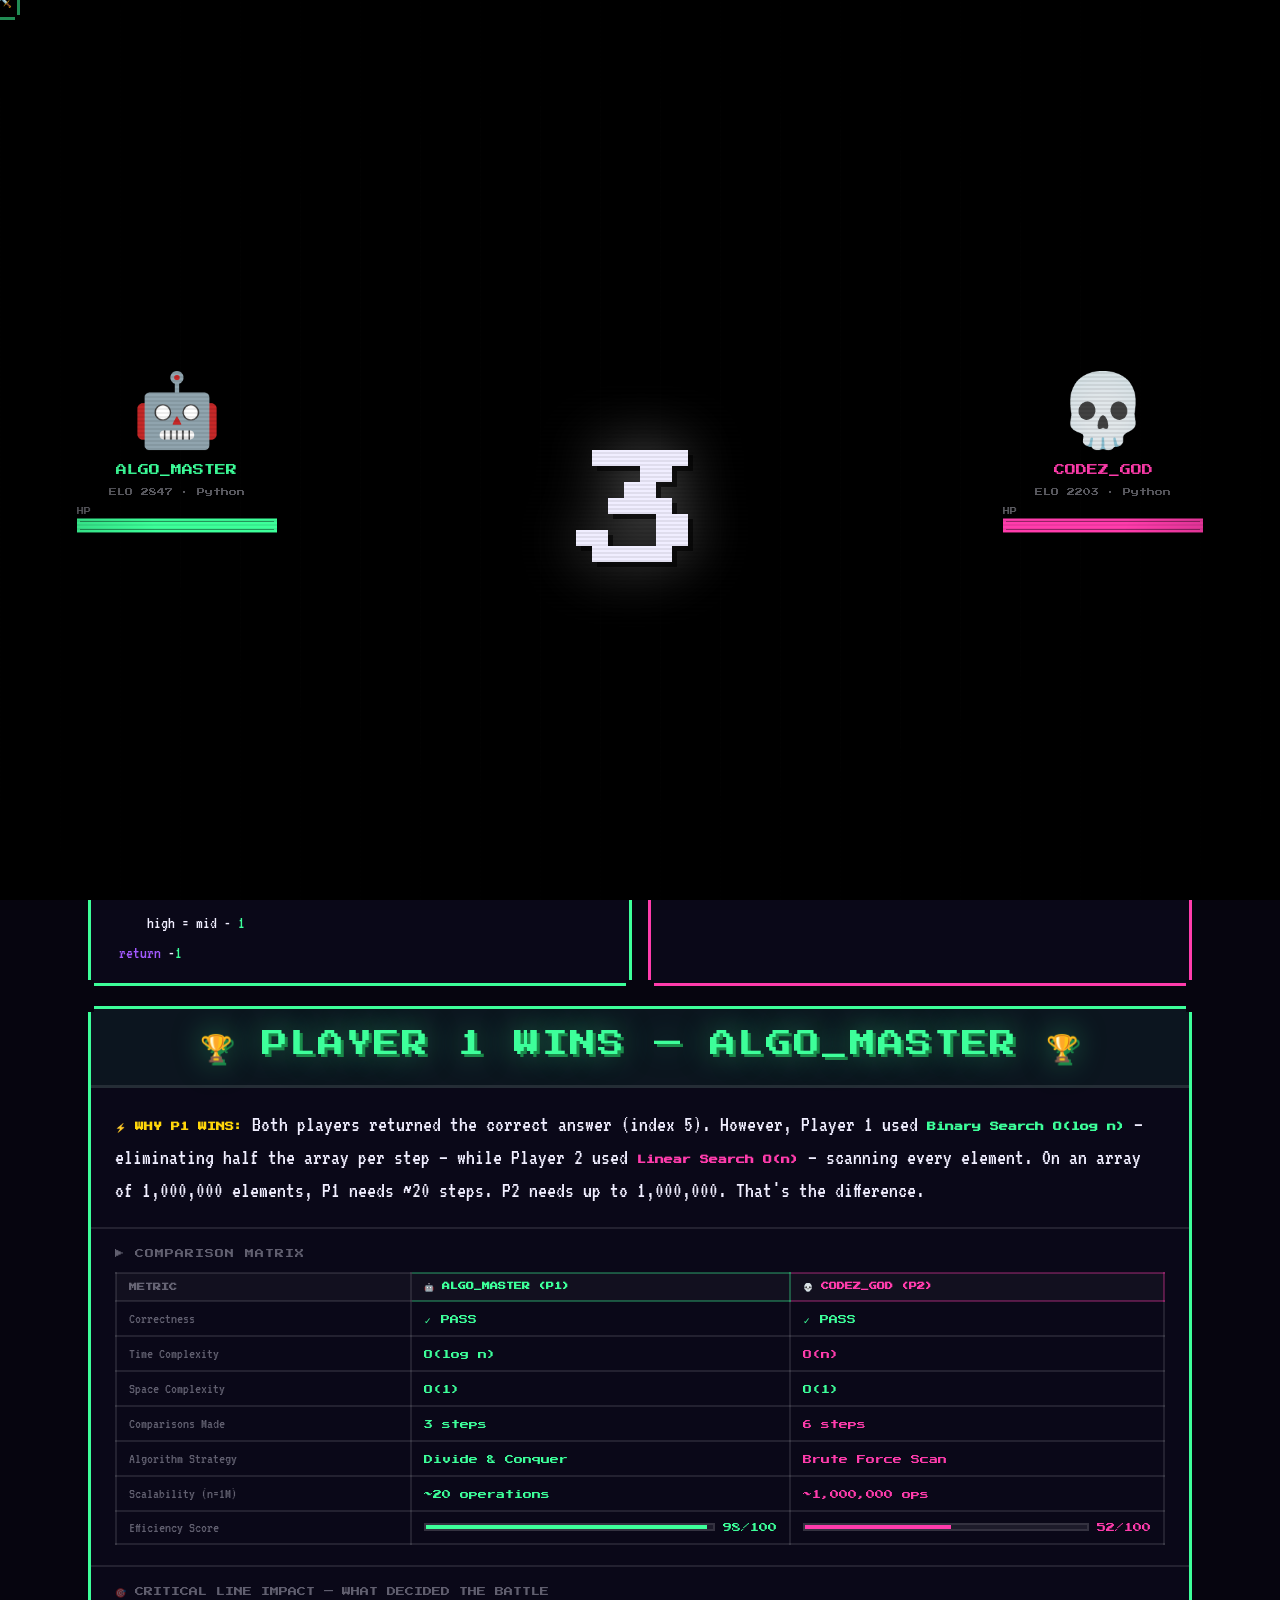
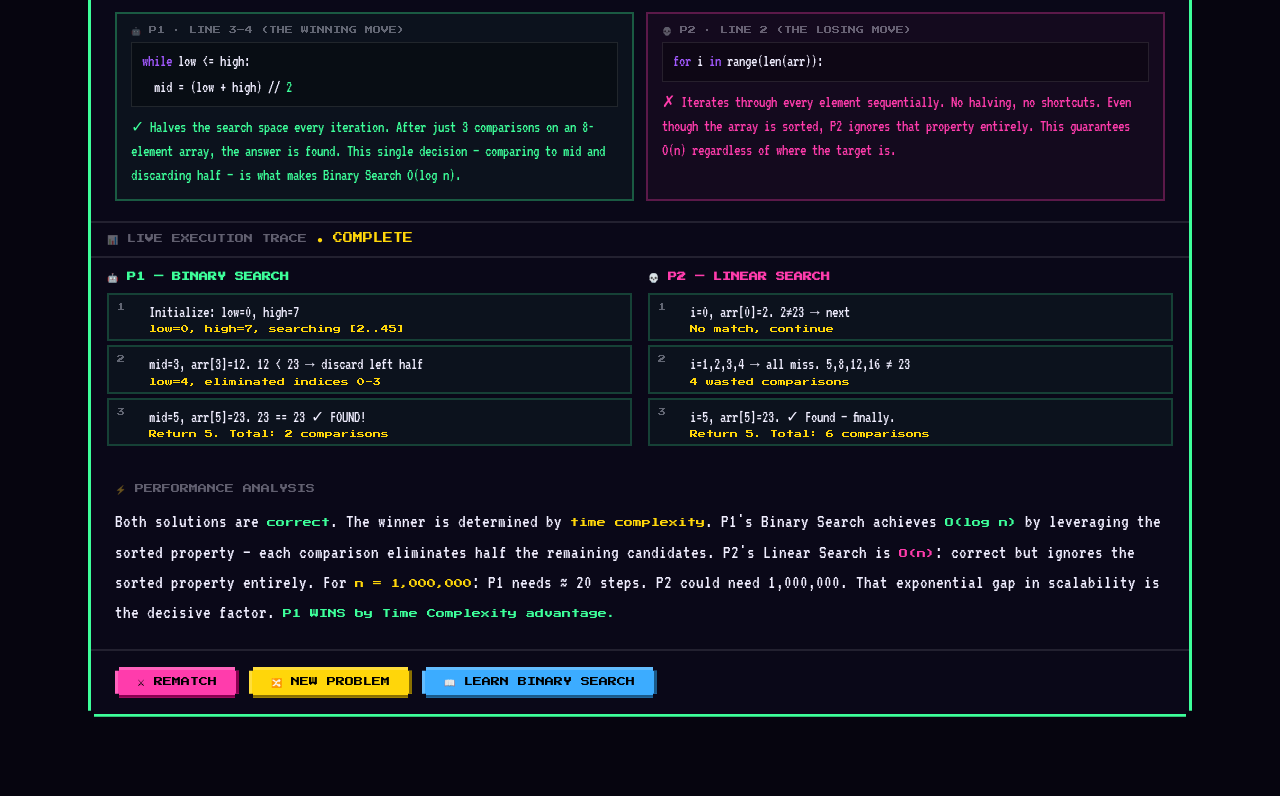
<file: pages/battle.html>
<!DOCTYPE html>
<html lang="en">
<head>
<meta charset="UTF-8"/>
<meta name="viewport" content="width=device-width,initial-scale=1.0"/>
<title>⚔ Battle Arena — VisualDSA</title>
<link href="https://fonts.googleapis.com/css2?family=Press+Start+2P&family=VT323&display=swap" rel="stylesheet"/>
<link rel="stylesheet" href="../css/base.css"/>
<link rel="stylesheet" href="../css/battle.css"/>
</head>
<body>
<canvas id="bgC"></canvas>
<div class="cur" id="cur">⚔️</div>
<div class="cur-r" id="curR"></div>

<!-- NAV -->
<nav id="nav">
  <a class="nav-logo" href="../index.html">▶ VisualDSA</a>
  <ul class="nav-links">
    <li><a href="../index.html">[HOME]</a></li>
    <li><a href="battle.html" class="active battle-link">[⚔ BATTLE]</a></li>
    <li><a href="learn.html" class="learn-link">[📖 LEARN]</a></li>
    <li><a href="#" class="rank-link">[RANKS]</a></li>
<li><a href="pages/guild.html" class="guild-link">[🛡️ GUILD]</a></li>  </ul>
  <div class="nav-cta">
    <button class="px-btn px-btn-o">LOGIN</button>
    <a href="battle.html" class="px-btn px-btn-r">⚔ FIND MATCH</a>
  </div>
</nav>

<!-- ═══════════════════════════════════════════
     CINEMATIC INTRO OVERLAY
═══════════════════════════════════════════ -->
<div id="battle-intro">
  <div class="bi-bg-lines"></div>
  <div class="bi-sparks" id="biSparks"></div>

  <!-- Player 1 -->
  <div class="bi-p1" id="bip1">
    <div class="bi-avatar">🤖</div>
    <div class="bi-name" style="color:var(--green);">ALGO_MASTER</div>
    <div class="bi-sub">ELO 2847 · Python</div>
    <div class="bi-hp-wrap">
      <div class="bi-hp-label">HP</div>
      <div class="bi-hp-out bi-hp-out-g"><div class="bi-hp-in bi-hp-in-g" style="width:100%;"></div></div>
    </div>
  </div>

  <!-- Center countdown -->
  <div class="bi-center" id="biCenter">
    <div class="bi-vs">VS</div>
  </div>

  <!-- Player 2 -->
  <div class="bi-p2" id="bip2">
    <div class="bi-avatar">💀</div>
    <div class="bi-name" style="color:var(--pink);">CODEZ_GOD</div>
    <div class="bi-sub">ELO 2203 · Python</div>
    <div class="bi-hp-wrap">
      <div class="bi-hp-label">HP</div>
      <div class="bi-hp-out bi-hp-out-r"><div class="bi-hp-in bi-hp-in-r" style="width:100%;"></div></div>
    </div>
  </div>
</div>

<!-- ═══════════════════════════════════════════
     BATTLE ARENA
═══════════════════════════════════════════ -->
<div class="page-wrap">

  <!-- PAGE HEADER -->
  <div class="page-header">
    <div class="page-header-left">
      <div class="chip chip-r">⚔ BATTLE MODE</div>
      <h1>1V1 CODING ARENA</h1>
      <p>Two players. Same problem. Same time. Your algorithm either wins or goes home. Ranked. Auto-judged. No excuses.</p>
    </div>
    <div class="page-header-right">
      <button class="px-btn px-btn-y" onclick="replayBattle()">⚔ REMATCH</button>
      <button class="px-btn px-btn-o">🔀 NEW PROBLEM</button>
      <a href="learn.html" class="px-btn px-btn-b">📖 LEARN THIS ALGO</a>
    </div>
  </div>

  <!-- HP BARS + TIMER -->
  <div class="battle-hbar">
    <div class="bhb-player">
      <div class="bhb-name p1">🤖 ALGO_MASTER</div>
      <div class="hp-out hp-out-g"><div class="hp-in hp-g" id="hp1" style="width:100%;"></div></div>
      <div class="bhb-meta">ELO: 2,847 · Python · Binary Search specialist</div>
    </div>
    <div class="battle-center-hud">
      <div class="b-timer">⏱ <span id="bTimer">10:00</span></div>
      <div class="b-round">ROUND 1 OF 3</div>
      <div class="b-status" id="bStatus">FIGHT!</div>
    </div>
    <div class="bhb-player" style="text-align:right;">
      <div class="bhb-name p2">CODEZ_GOD 💀</div>
      <div class="hp-out hp-out-r"><div class="hp-in hp-r" id="hp2" style="width:100%;"></div></div>
      <div class="bhb-meta" style="text-align:right;">ELO: 2,203 · Python · Array specialist</div>
    </div>
  </div>

  <!-- PROBLEM PANEL -->
  <div class="prob-panel">
    <div class="prob-top">
      <div class="prob-title">⚔ PROBLEM #047 — BINARY SEARCH</div>
      <div class="prob-tags">
        <span class="ptag pt-g">ARRAY</span>
        <span class="ptag pt-y">MEDIUM</span>
        <span class="ptag pt-b">10 MIN</span>
        <span class="ptag" style="color:var(--purple);border-color:var(--purple);background:rgba(162,89,255,.07);">O(LOG N) REQUIRED</span>
      </div>
    </div>
    <div class="prob-body">Given a sorted array of integers and a target value, implement Binary Search to find and return the index of the target. Return -1 if the target does not exist in the array. <strong style="color:var(--yellow);font-family:'Press Start 2P',monospace;font-size:9px;">Must achieve O(log n) time complexity.</strong></div>
    <div class="prob-io">
      <strong>INPUT:</strong> arr = [2, 5, 8, 12, 16, 23, 38, 45], target = 23<br/>
      <strong>OUTPUT:</strong> 5 &nbsp;|&nbsp; <strong>EXPECTED COMPLEXITY:</strong> O(log n) time, O(1) space
    </div>
  </div>

  <!-- CODE PANELS -->
  <div class="battle-panels">
    <div class="bp bp-1">
      <div class="bp-head">
        <div class="bp-title">🤖 ALGO_MASTER — PLAYER 1</div>
        <div class="bp-status st-done">✓ ACCEPTED</div>
      </div>
      <div class="code-area"><pre><span class="kw">def</span> <span class="fn2">binary_search</span>(arr, target):
  low, high = <span class="nm">0</span>, len(arr) - <span class="nm">1</span>
  <span class="kw">while</span> low &lt;= high:
    mid = (low + high) // <span class="nm">2</span>
    <span class="kw">if</span> arr[mid] == target:
      <span class="kw">return</span> mid
    <span class="kw">elif</span> arr[mid] &lt; target:
      low = mid + <span class="nm">1</span>
    <span class="kw">else</span>:
      high = mid - <span class="nm">1</span>
  <span class="kw">return</span> -<span class="nm">1</span></pre></div>
    </div>
    <div class="bp bp-2">
      <div class="bp-head">
        <div class="bp-title">💀 CODEZ_GOD — PLAYER 2</div>
        <div class="bp-status st-done">✓ ACCEPTED</div>
      </div>
      <div class="code-area"><pre><span class="kw">def</span> <span class="fn2">find_target</span>(arr, target):
  <span class="kw">for</span> i <span class="kw">in</span> range(len(arr)):
    <span class="kw">if</span> arr[i] == target:
      <span class="kw">return</span> i
  <span class="kw">return</span> -<span class="nm">1</span>

<span class="cm"># Linear scan approach</span>
<span class="cm"># Correct, but not O(log n)</span></pre></div>
    </div>
  </div>

  <!-- ═══ WINNER SUMMARY (new) ═══ -->
  <div class="winner-summary show" id="winnerSummary">
    <div class="ws-banner p1-wins">🏆 PLAYER 1 WINS — ALGO_MASTER 🏆</div>

    <div class="ws-headline">
      <strong>⚡ WHY P1 WINS:</strong> Both players returned the correct answer (index 5).
      However, Player 1 used <strong style="color:var(--green);font-family:'Press Start 2P',monospace;font-size:9px;">Binary Search O(log n)</strong> — eliminating half the array per step —
      while Player 2 used <strong style="color:var(--pink);font-family:'Press Start 2P',monospace;font-size:9px;">Linear Search O(n)</strong> — scanning every element.
      On an array of 1,000,000 elements, P1 needs ~20 steps. P2 needs up to 1,000,000. That's the difference.
    </div>

    <!-- ═══ COMPARISON MATRIX (new) ═══ -->
    <div class="comparison-matrix">
      <div class="cm-title">▶ COMPARISON MATRIX</div>
      <table class="cm-table">
        <thead>
          <tr>
            <th>METRIC</th>
            <th>🤖 ALGO_MASTER (P1)</th>
            <th>💀 CODEZ_GOD (P2)</th>
          </tr>
        </thead>
        <tbody>
          <tr>
            <td>Correctness</td>
            <td><span class="val-win">✓ PASS</span></td>
            <td><span class="val-win">✓ PASS</span></td>
          </tr>
          <tr>
            <td>Time Complexity</td>
            <td><span class="val-win">O(log n)</span></td>
            <td><span class="val-lose">O(n)</span></td>
          </tr>
          <tr>
            <td>Space Complexity</td>
            <td><span class="val-win">O(1)</span></td>
            <td><span class="val-win">O(1)</span></td>
          </tr>
          <tr>
            <td>Comparisons Made</td>
            <td><span class="val-win">3 steps</span></td>
            <td><span class="val-lose">6 steps</span></td>
          </tr>
          <tr>
            <td>Algorithm Strategy</td>
            <td><span class="val-win">Divide & Conquer</span></td>
            <td><span class="val-lose">Brute Force Scan</span></td>
          </tr>
          <tr>
            <td>Scalability (n=1M)</td>
            <td><span class="val-win">~20 operations</span></td>
            <td><span class="val-lose">~1,000,000 ops</span></td>
          </tr>
          <tr>
            <td>Efficiency Score</td>
            <td>
              <div class="eff-bar-wrap">
                <div class="eff-bar"><div class="eff-fill ef-g" style="width:98%;"></div></div>
                <span class="val-win">98/100</span>
              </div>
            </td>
            <td>
              <div class="eff-bar-wrap">
                <div class="eff-bar"><div class="eff-fill ef-r" style="width:52%;"></div></div>
                <span class="val-lose">52/100</span>
              </div>
            </td>
          </tr>
        </tbody>
      </table>
    </div>

    <!-- ═══ CRITICAL LINE IMPACT (new) ═══ -->
    <div class="critical-lines">
      <div class="cl-title">🎯 CRITICAL LINE IMPACT — WHAT DECIDED THE BATTLE</div>
      <div class="cl-grid">
        <div class="cl-item cl-item-g">
          <div class="cl-line-num">🤖 P1 · LINE 3–4 (THE WINNING MOVE)</div>
          <div class="cl-code-snip"><span class="kw">while</span> low &lt;= high:<br/>&nbsp;&nbsp;mid = (low + high) // <span class="nm">2</span></div>
          <div class="cl-impact cl-impact-g">✓ Halves the search space every iteration. After just 3 comparisons on an 8-element array, the answer is found. This single decision — comparing to mid and discarding half — is what makes Binary Search O(log n).</div>
        </div>
        <div class="cl-item cl-item-r">
          <div class="cl-line-num">💀 P2 · LINE 2 (THE LOSING MOVE)</div>
          <div class="cl-code-snip"><span class="kw">for</span> i <span class="kw">in</span> range(len(arr)):</div>
          <div class="cl-impact cl-impact-r">✗ Iterates through every element sequentially. No halving, no shortcuts. Even though the array is sorted, P2 ignores that property entirely. This guarantees O(n) regardless of where the target is.</div>
        </div>
      </div>
    </div>

    <!-- EXECUTION TRACE -->
    <div class="trace-panel" style="margin:0;border:none;clip-path:none;">
      <div class="trace-head">📊 LIVE EXECUTION TRACE <span class="trace-live">● COMPLETE</span></div>
      <div class="trace-body">
        <div class="trace-col tc-g">
          <h4>🤖 P1 — BINARY SEARCH</h4>
          <div class="trace-step done"><span class="ts-num">1</span><div><div class="ts-txt">Initialize: low=0, high=7</div><div class="ts-var">low=0, high=7, searching [2..45]</div></div></div>
          <div class="trace-step done"><span class="ts-num">2</span><div><div class="ts-txt">mid=3, arr[3]=12. 12 &lt; 23 → discard left half</div><div class="ts-var">low=4, eliminated indices 0-3</div></div></div>
          <div class="trace-step done"><span class="ts-num">3</span><div><div class="ts-txt">mid=5, arr[5]=23. 23 == 23 ✓ FOUND!</div><div class="ts-var">Return 5. Total: 2 comparisons</div></div></div>
        </div>
        <div class="trace-col tc-r">
          <h4>💀 P2 — LINEAR SEARCH</h4>
          <div class="trace-step done"><span class="ts-num">1</span><div><div class="ts-txt">i=0, arr[0]=2. 2≠23 → next</div><div class="ts-var">No match, continue</div></div></div>
          <div class="trace-step done"><span class="ts-num">2</span><div><div class="ts-txt">i=1,2,3,4 → all miss. 5,8,12,16 ≠ 23</div><div class="ts-var">4 wasted comparisons</div></div></div>
          <div class="trace-step done"><span class="ts-num">3</span><div><div class="ts-txt">i=5, arr[5]=23. ✓ Found — finally.</div><div class="ts-var">Return 5. Total: 6 comparisons</div></div></div>
        </div>
      </div>

      <!-- PERFORMANCE ANALYSIS -->
      <div class="perf-analysis">
        <div class="pa-title">⚡ PERFORMANCE ANALYSIS</div>
        <div class="pa-text">
          Both solutions are <span class="highlight-g">correct</span>. The winner is determined by
          <span class="highlight-y">time complexity</span>. P1's Binary Search achieves
          <span class="highlight-g">O(log n)</span> by leveraging the sorted property —
          each comparison eliminates half the remaining candidates.
          P2's Linear Search is <span class="highlight-r">O(n)</span>: correct but ignores
          the sorted property entirely. For <span class="highlight-y">n = 1,000,000</span>:
          P1 needs ≈ 20 steps. P2 could need 1,000,000.
          That exponential gap in scalability is the decisive factor.
          <span class="highlight-g">P1 WINS by Time Complexity advantage.</span>
        </div>
      </div>
    </div>

    <div class="result-actions">
      <button class="px-btn px-btn-r" onclick="replayBattle()">⚔ REMATCH</button>
      <button class="px-btn px-btn-y">🔀 NEW PROBLEM</button>
      <a href="learn.html" class="px-btn px-btn-b">📖 LEARN BINARY SEARCH</a>
    </div>
  </div>

  <div id="authModal" class="auth-modal-overlay hidden">
  <div class="auth-modal">
    <button class="close-btn" id="closeAuth">X</button>
    <h2 style="color:var(--green);margin-bottom:16px;font-family:'Press Start 2P',monospace;font-size:12px;">▶ TERMINAL ACCESS</h2>
    <div class="auth-tabs">
      <button class="auth-tab active" id="tabLogin">LOGIN</button>
      <button class="auth-tab" id="tabRegister">SIGNUP</button>
    </div>
    <div class="auth-form">
      <input type="text" id="authUsername" class="auth-input" placeholder="USERNAME" autocomplete="off" />
      <input type="password" id="authPassword" class="auth-input" placeholder="PASSWORD" />
      <button class="px-btn px-btn-g" id="authSubmit" style="width:100%;justify-content:center;margin-top:10px;">INITIALIZE ▶</button>
    </div>
  </div>
</div>

</div><!-- /page-wrap -->

<script src="../js/base.js"></script>
<script src="../js/battle.js"></script>
</body>
</html>
</file>
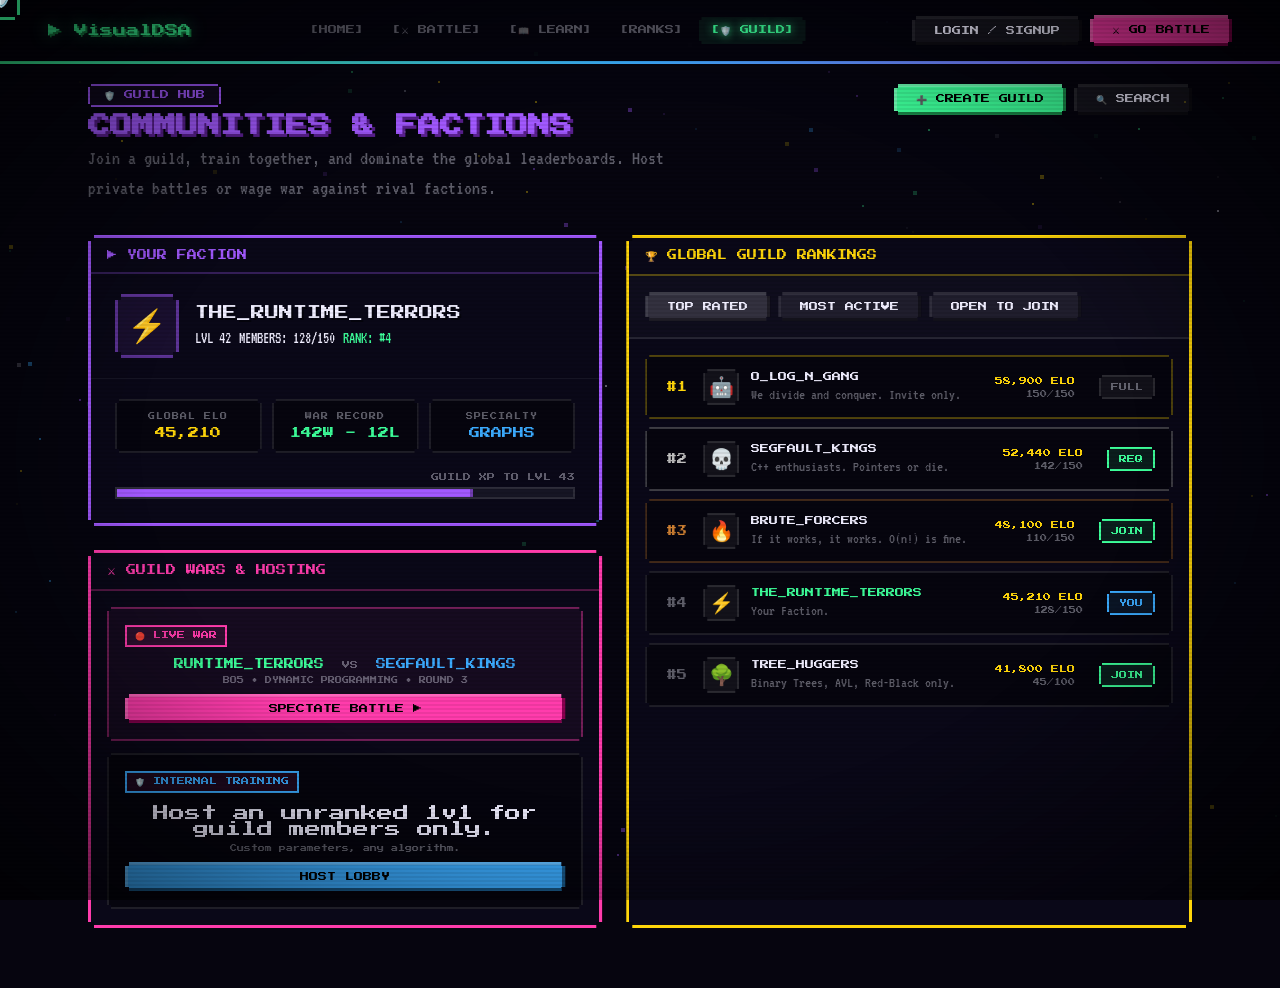
<file: pages/guild.html>
<!DOCTYPE html>
<html lang="en">
<head>
<meta charset="UTF-8"/>
<meta name="viewport" content="width=device-width,initial-scale=1.0"/>
<title>🛡️ Guilds — VisualDSA</title>
<link href="https://fonts.googleapis.com/css2?family=Press+Start+2P&family=VT323&display=swap" rel="stylesheet"/>
<link rel="stylesheet" href="../css/base.css"/>
<link rel="stylesheet" href="../css/guild.css"/>
</head>
<body>
<canvas id="bgC"></canvas>
<div class="cur" id="cur">🛡️</div>
<div class="cur-r" id="curR"></div>

<nav id="nav">
  <a class="nav-logo" href="../index.html">▶ VisualDSA</a>
  <ul class="nav-links">
    <li><a href="../index.html">[HOME]</a></li>
    <li><a href="battle.html" class="battle-link">[⚔ BATTLE]</a></li>
    <li><a href="learn.html" class="learn-link">[📖 LEARN]</a></li>
    <li><a href="#" class="rank-link">[RANKS]</a></li>
    <li><a href="guild.html" class="active guild-link">[🛡️ GUILD]</a></li>
  </ul>
  <div class="nav-cta">
    <button class="px-btn px-btn-o">LOGIN</button>
    <a href="battle.html" class="px-btn px-btn-r">⚔ GO BATTLE</a>
  </div>
</nav>

<div class="page-wrap">

  <div class="page-header">
    <div class="page-header-left">
      <div class="chip chip-p">🛡️ GUILD HUB</div>
      <h1 style="color:var(--purple);text-shadow:3px 3px 0 var(--pud);">COMMUNITIES & FACTIONS</h1>
      <p>Join a guild, train together, and dominate the global leaderboards. Host private battles or wage war against rival factions.</p>
    </div>
    <div class="page-header-right">
      <button class="px-btn px-btn-g">➕ CREATE GUILD</button>
      <button class="px-btn px-btn-o">🔍 SEARCH</button>
    </div>
  </div>

  <div class="guild-layout">
    
    <div class="g-col-left">
      
      <div class="g-panel g-my-guild">
        <div class="g-panel-head">▶ YOUR FACTION</div>
        <div class="mg-header">
          <div class="mg-icon">⚡</div>
          <div class="mg-info">
            <div class="mg-name">THE_RUNTIME_TERRORS</div>
            <div class="mg-tags">
              <span class="ptag pt-y">LVL 42</span>
              <span class="ptag pt-b">MEMBERS: 128/150</span>
              <span class="ptag" style="color:var(--green);border-color:var(--green);">RANK: #4</span>
            </div>
          </div>
        </div>
        <div class="mg-stats">
          <div class="mg-stat-box">
            <div class="ms-lbl">GLOBAL ELO</div>
            <div class="ms-val" style="color:var(--yellow);">45,210</div>
          </div>
          <div class="mg-stat-box">
            <div class="ms-lbl">WAR RECORD</div>
            <div class="ms-val" style="color:var(--green);">142W - 12L</div>
          </div>
          <div class="mg-stat-box">
            <div class="ms-lbl">SPECIALTY</div>
            <div class="ms-val" style="color:var(--blue);">GRAPHS</div>
          </div>
        </div>
        <div class="mg-xp-bar">
          <div class="xp-lbl">GUILD XP TO LVL 43</div>
          <div class="xp-out"><div class="xp-in" style="width:78%;"></div></div>
        </div>
      </div>

      <div class="g-panel g-wars">
        <div class="g-panel-head" style="color:var(--pink);border-bottom-color:rgba(255,60,172,.3);">⚔ GUILD WARS & HOSTING</div>
        <div class="gw-list">
          <div class="gw-item active-war">
            <div class="gw-badge blink">🔴 LIVE WAR</div>
            <div class="gw-matchup">
              <span class="gw-t1">RUNTIME_TERRORS</span> <span class="gw-vs">VS</span> <span class="gw-t2">SEGFAULT_KINGS</span>
            </div>
            <div class="gw-meta">BO5 • DYNAMIC PROGRAMMING • ROUND 3</div>
            <button class="px-btn px-btn-r" style="width:100%;justify-content:center;margin-top:10px;">SPECTATE BATTLE ▶</button>
          </div>
          <div class="gw-item">
            <div class="gw-badge" style="color:var(--blue);border-color:var(--blue);">🛡️ INTERNAL TRAINING</div>
            <div class="gw-matchup" style="color:var(--white);font-size:16px;">Host an unranked 1v1 for guild members only.</div>
            <div class="gw-meta">Custom parameters, any algorithm.</div>
            <button class="px-btn px-btn-b" style="width:100%;justify-content:center;margin-top:10px;">HOST LOBBY</button>
          </div>
        </div>
      </div>
    </div>

    <div class="g-col-right">
      <div class="g-panel g-directory">
        <div class="g-panel-head" style="color:var(--yellow);border-bottom-color:rgba(255,214,10,.3);">🏆 GLOBAL GUILD RANKINGS</div>
        
        <div class="dir-filters">
          <button class="px-btn px-btn-o active">TOP RATED</button>
          <button class="px-btn px-btn-o">MOST ACTIVE</button>
          <button class="px-btn px-btn-o">OPEN TO JOIN</button>
        </div>

        <div class="dir-list">
          <div class="dir-row gold">
            <div class="dr-rank" style="color:var(--yellow);">#1</div>
            <div class="dr-icon">🤖</div>
            <div class="dr-info">
              <div class="dr-name">O_LOG_N_GANG</div>
              <div class="dr-desc">We divide and conquer. Invite only.</div>
            </div>
            <div class="dr-stats">
              <div class="dr-elo">58,900 ELO</div>
              <div class="dr-mem">150/150</div>
            </div>
            <button class="dr-btn">FULL</button>
          </div>

          <div class="dir-row silver">
            <div class="dr-rank" style="color:#c0c0c0;">#2</div>
            <div class="dr-icon">💀</div>
            <div class="dr-info">
              <div class="dr-name">SEGFAULT_KINGS</div>
              <div class="dr-desc">C++ enthusiasts. Pointers or die.</div>
            </div>
            <div class="dr-stats">
              <div class="dr-elo">52,440 ELO</div>
              <div class="dr-mem">142/150</div>
            </div>
            <button class="dr-btn join">REQ</button>
          </div>

          <div class="dir-row bronze">
            <div class="dr-rank" style="color:#cd7f32;">#3</div>
            <div class="dr-icon">🔥</div>
            <div class="dr-info">
              <div class="dr-name">BRUTE_FORCERS</div>
              <div class="dr-desc">If it works, it works. O(n!) is fine.</div>
            </div>
            <div class="dr-stats">
              <div class="dr-elo">48,100 ELO</div>
              <div class="dr-mem">110/150</div>
            </div>
            <button class="dr-btn join">JOIN</button>
          </div>

          <div class="dir-row">
            <div class="dr-rank" style="color:var(--muted);">#4</div>
            <div class="dr-icon">⚡</div>
            <div class="dr-info">
              <div class="dr-name" style="color:var(--green);">THE_RUNTIME_TERRORS</div>
              <div class="dr-desc">Your Faction.</div>
            </div>
            <div class="dr-stats">
              <div class="dr-elo">45,210 ELO</div>
              <div class="dr-mem">128/150</div>
            </div>
            <button class="dr-btn own">YOU</button>
          </div>

          <div class="dir-row">
            <div class="dr-rank" style="color:var(--muted);">#5</div>
            <div class="dr-icon">🌳</div>
            <div class="dr-info">
              <div class="dr-name">TREE_HUGGERS</div>
              <div class="dr-desc">Binary Trees, AVL, Red-Black only.</div>
            </div>
            <div class="dr-stats">
              <div class="dr-elo">41,800 ELO</div>
              <div class="dr-mem">45/100</div>
            </div>
            <button class="dr-btn join">JOIN</button>
          </div>
        </div>

      </div>
    </div>

  </div>
</div>
<div id="authModal" class="auth-modal-overlay hidden">
  <div class="auth-modal">
    <button class="close-btn" id="closeAuth">X</button>
    <h2 style="color:var(--green);margin-bottom:16px;font-family:'Press Start 2P',monospace;font-size:12px;">▶ TERMINAL ACCESS</h2>
    <div class="auth-tabs">
      <button class="auth-tab active" id="tabLogin">LOGIN</button>
      <button class="auth-tab" id="tabRegister">SIGNUP</button>
    </div>
    <div class="auth-form">
      <input type="text" id="authUsername" class="auth-input" placeholder="USERNAME" autocomplete="off" />
      <input type="password" id="authPassword" class="auth-input" placeholder="PASSWORD" />
      <button class="px-btn px-btn-g" id="authSubmit" style="width:100%;justify-content:center;margin-top:10px;">INITIALIZE ▶</button>
    </div>
  </div>
</div>
<script src="../js/base.js"></script>
</body>
</html>
</file>
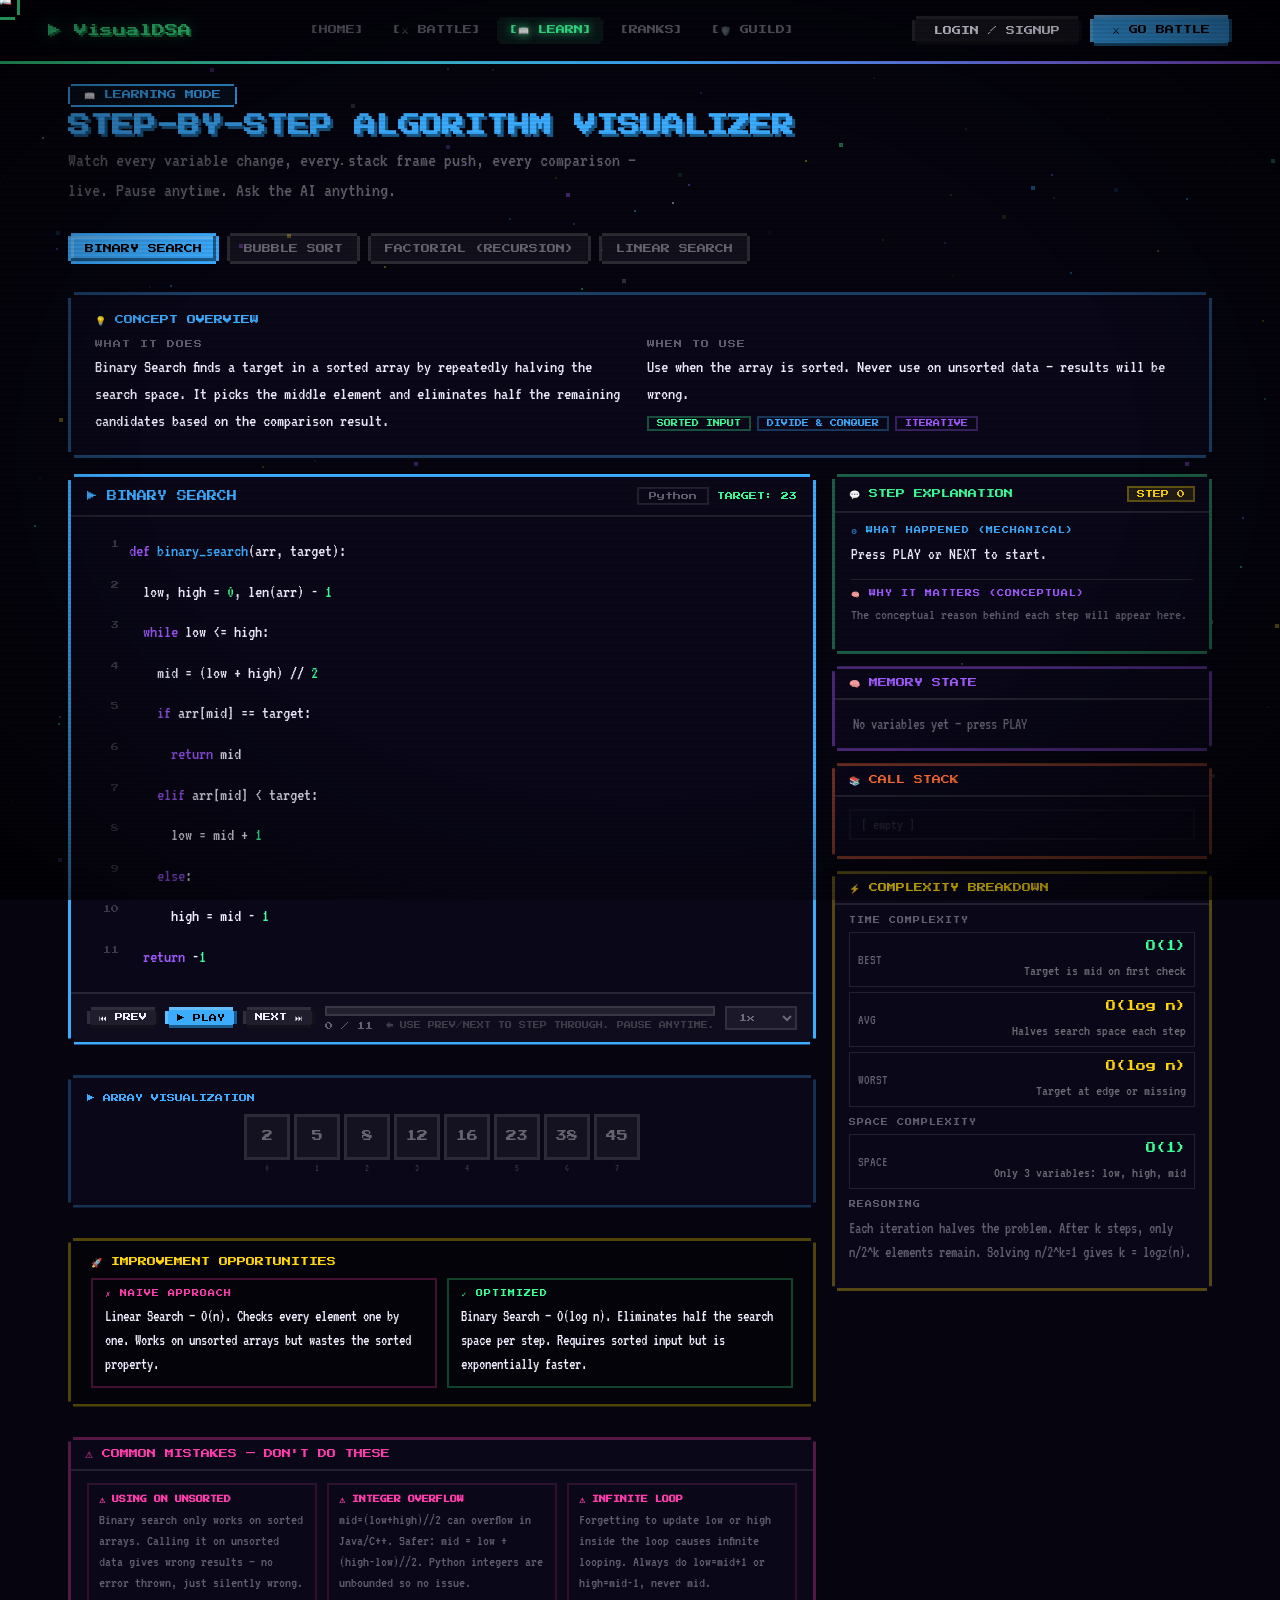
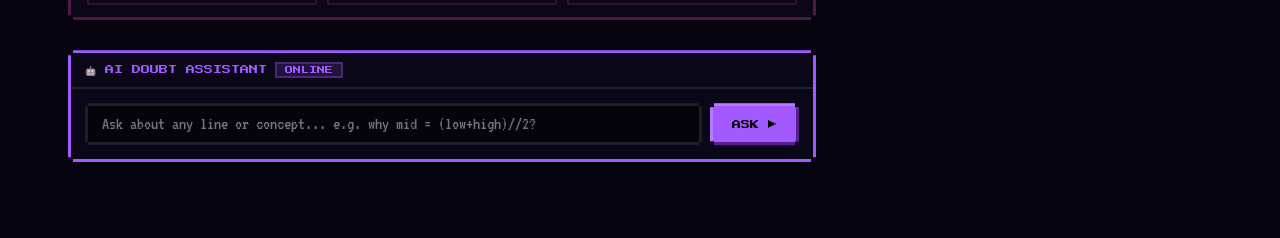
<file: pages/learn.html>
<!DOCTYPE html>
<html lang="en">
<head>
<meta charset="UTF-8"/>
<meta name="viewport" content="width=device-width,initial-scale=1.0"/>
<title>📖 Learn — VisualDSA</title>
<link href="https://fonts.googleapis.com/css2?family=Press+Start+2P&family=VT323&display=swap" rel="stylesheet"/>
<link rel="stylesheet" href="../css/base.css"/>
<link rel="stylesheet" href="../css/learn.css"/>
<!-- shared array cell styles from home -->
<style>
.ac{display:flex;flex-direction:column;align-items:center;gap:3px;}
.ab{width:46px;height:46px;display:flex;align-items:center;justify-content:center;font-family:'Press Start 2P',monospace;font-size:11px;background:rgba(255,255,255,.04);border:3px solid rgba(255,255,255,.1);color:rgba(255,255,255,.35);transition:all .3s steps(4);}
.ab.lo{border-color:var(--blue);color:var(--blue);background:rgba(60,172,255,.1);box-shadow:3px 3px 0 rgba(60,172,255,.3);}
.ab.hi{border-color:var(--pink);color:var(--pink);background:rgba(255,60,172,.1);box-shadow:3px 3px 0 rgba(255,60,172,.3);}
.ab.mi{border-color:var(--yellow);color:var(--yellow);background:rgba(255,214,10,.1);box-shadow:3px 3px 0 rgba(255,214,10,.4);transform:translateY(-10px);animation:ab-bounce .4s step-end infinite;}
.ab.fd{border-color:var(--green);color:var(--green);background:rgba(61,255,154,.12);box-shadow:3px 3px 0 rgba(61,255,154,.5);animation:ab-found .5s step-end infinite;}
.ab.cur{border-color:var(--orange);color:var(--orange);background:rgba(255,107,53,.1);box-shadow:3px 3px 0 rgba(255,107,53,.4);}
.aidx{font-size:10px;color:rgba(255,255,255,.2);}
.atag{font-size:10px;font-family:'Press Start 2P',monospace;height:13px;}
.tl{color:var(--blue);}.th{color:var(--pink);}.tm{color:var(--yellow);}
@keyframes ab-bounce{0%,100%{transform:translateY(-10px);}50%{transform:translateY(-14px);}}
@keyframes ab-found{0%,100%{background:rgba(61,255,154,.12);}50%{background:rgba(61,255,154,.28);}}
</style>
</head>
<body>
<canvas id="bgC"></canvas>
<div class="cur" id="cur">📖</div>
<div class="cur-r" id="curR"></div>

<!-- NAV -->
<nav id="nav">
  <a class="nav-logo" href="../index.html">▶ VisualDSA</a>
  <ul class="nav-links">
    <li><a href="../index.html">[HOME]</a></li>
    <li><a href="battle.html" class="battle-link">[⚔ BATTLE]</a></li>
    <li><a href="learn.html" class="active learn-link">[📖 LEARN]</a></li>
    <li><a href="#" class="rank-link">[RANKS]</a></li>
<li><a href="pages/guild.html" class="guild-link">[🛡️ GUILD]</a></li>  </ul>
  <div class="nav-cta">
    <button class="px-btn px-btn-o">LOGIN</button>
    <a href="battle.html" class="px-btn px-btn-b">⚔ GO BATTLE</a>
  </div>
</nav>

<div class="learn-wrap">

  <!-- PAGE HEADER -->
  <div class="learn-header">
    <div class="chip chip-b">📖 LEARNING MODE</div>
    <h1>STEP-BY-STEP ALGORITHM VISUALIZER</h1>
    <p>Watch every variable change, every stack frame push, every comparison — live. Pause anytime. Ask the AI anything.</p>
  </div>

  <!-- ALGO SELECTOR -->
  <div class="algo-sel" id="algoSel">
    <button class="asel-btn active" data-algo="binary_search">BINARY SEARCH</button>
    <button class="asel-btn" data-algo="bubble_sort">BUBBLE SORT</button>
    <button class="asel-btn" data-algo="factorial">FACTORIAL (RECURSION)</button>
    <button class="asel-btn" data-algo="linear_search">LINEAR SEARCH</button>
  </div>

  <!-- ══ CONCEPT OVERVIEW (new) ══ -->
  <div class="concept-overview" id="conceptOverview">
    <div class="co-head">💡 CONCEPT OVERVIEW</div>
    <div class="co-grid" id="coGrid"></div>
  </div>

  <!-- MAIN LAYOUT -->
  <div class="learn-layout">

    <!-- LEFT: CODE + CONTROLS + VIZ + IMPROVEMENTS -->
    <div style="display:flex;flex-direction:column;gap:14px;">

      <!-- CODE DISPLAY -->
      <div class="code-display">
        <div class="cd-head">
          <div class="cd-title" id="learnTitle">▶ BINARY SEARCH</div>
          <div class="cd-meta">
            <span class="cd-lang">Python</span>
            <span class="cd-target" id="cdTarget">TARGET: 23</span>
          </div>
        </div>
        <div class="code-lines" id="codeLines"></div>
        <!-- PLAY CONTROLS -->
        <div class="play-bar">
          <div class="pb-ctrl">
            <button class="px-btn px-btn-o" style="padding:6px 12px;font-size:8px;" id="prevBtn" onclick="learnStep(-1)">⏮ PREV</button>
            <button class="px-btn px-btn-b" style="padding:6px 12px;font-size:8px;" id="playBtn" onclick="learnToggle()">▶ PLAY</button>
            <button class="px-btn px-btn-o" style="padding:6px 12px;font-size:8px;" id="nextBtn" onclick="learnStep(1)">NEXT ⏭</button>
          </div>
          <div class="pb-info">
            <div class="progress-bar"><div class="pb-fill" id="pbFill" style="width:0%;"></div></div>
            <div style="display:flex;justify-content:space-between;align-items:center;">
              <div class="step-counter" id="stepCounter">0 / 0</div>
              <div class="pb-hint">← USE PREV/NEXT TO STEP THROUGH. PAUSE ANYTIME.</div>
            </div>
          </div>
          <select class="speed-sel" id="speedSel">
            <option value="1400">0.5x</option>
            <option value="900" selected>1x</option>
            <option value="450">2x</option>
            <option value="220">4x</option>
          </select>
        </div>
      </div>

      <!-- ARRAY VISUALIZATION -->
      <div class="arr-viz-panel">
        <div class="avp-head">▶ ARRAY VISUALIZATION</div>
        <div id="learnArrViz"></div>
      </div>

      <!-- IMPROVEMENT BLOCK (new) -->
      <div class="improvement-block" id="improvementBlock">
        <div class="ib-head">🚀 IMPROVEMENT OPPORTUNITIES</div>
        <div class="ib-grid" id="ibGrid"></div>
      </div>

      <!-- COMMON MISTAKES -->
      <div class="mistakes-panel">
        <div class="mkp-head">⚠ COMMON MISTAKES — DON'T DO THESE</div>
        <div class="mkp-body" id="mistakesBody"></div>
      </div>

      <!-- AI ASSISTANT -->
      <div class="ai-panel">
        <div class="aip-head">🤖 AI DOUBT ASSISTANT <span class="ai-badge">ONLINE</span></div>
        <div class="aip-body">
          <div class="ai-row">
            <input class="ai-input" id="aiInput" placeholder="Ask about any line or concept... e.g. why mid = (low+high)//2?" />
            <button class="px-btn px-btn-p" onclick="askAI()">ASK ▶</button>
          </div>
          <div class="ai-response" id="aiResponse"></div>
        </div>
      </div>

    </div>

    <!-- RIGHT: EXPLANATION + MEMORY + STACK + COMPLEXITY -->
    <div class="right-panel">

      <!-- STEP EXPLANATION (new — split mechanical + conceptual) -->
      <div class="expl-panel">
        <div class="ep-head">
          💬 STEP EXPLANATION
          <span class="ep-step-badge" id="epBadge">STEP 0</span>
        </div>
        <div class="ep-body">
          <div class="ep-section">
            <div class="ep-section-label ep-mech-label">⚙ WHAT HAPPENED (MECHANICAL)</div>
            <div class="ep-text" id="epMech">Press PLAY or NEXT to begin. Each step will be explained here.</div>
          </div>
          <div class="ep-divider"></div>
          <div class="ep-section">
            <div class="ep-section-label ep-conc-label">🧠 WHY IT MATTERS (CONCEPTUAL)</div>
            <div class="ep-text ep-hint" id="epConc">The conceptual reason behind each step will appear here.</div>
          </div>
        </div>
      </div>

      <!-- MEMORY STATE -->
      <div class="mem-panel">
        <div class="mp-head">🧠 MEMORY STATE</div>
        <div class="mp-body" id="memBody">
          <div style="font-size:16px;color:var(--muted);padding:4px;">No variables yet — press PLAY</div>
        </div>
      </div>

      <!-- CALL STACK -->
      <div class="stack-panel">
        <div class="sp-head">📚 CALL STACK</div>
        <div class="sp-body" id="stackBody">
          <div class="stack-frame sf-prev" style="opacity:.35;">[ empty ]</div>
        </div>
      </div>

      <!-- COMPLEXITY (new — structured) -->
      <div class="cx-panel">
        <div class="cxp-head">⚡ COMPLEXITY BREAKDOWN</div>
        <div class="cxp-body" id="cxBody"></div>
      </div>

    </div>
  </div><!-- /learn-layout -->
</div><!-- /learn-wrap -->
<div id="authModal" class="auth-modal-overlay hidden">
  <div class="auth-modal">
    <button class="close-btn" id="closeAuth">X</button>
    <h2 style="color:var(--green);margin-bottom:16px;font-family:'Press Start 2P',monospace;font-size:12px;">▶ TERMINAL ACCESS</h2>
    <div class="auth-tabs">
      <button class="auth-tab active" id="tabLogin">LOGIN</button>
      <button class="auth-tab" id="tabRegister">SIGNUP</button>
    </div>
    <div class="auth-form">
      <input type="text" id="authUsername" class="auth-input" placeholder="USERNAME" autocomplete="off" />
      <input type="password" id="authPassword" class="auth-input" placeholder="PASSWORD" />
      <button class="px-btn px-btn-g" id="authSubmit" style="width:100%;justify-content:center;margin-top:10px;">INITIALIZE ▶</button>
    </div>
  </div>
</div>

<script src="../js/base.js"></script>
<script src="../js/learn.js"></script>
</body>
</html>
</file>
<file: css/base.css>
/* ============================================================
   BASE.CSS — Shared across all VisualDSA pages
   ============================================================ */

/* ── RESET ── */
*, *::before, *::after { margin: 0; padding: 0; box-sizing: border-box; }

/* ── TOKENS ── */
:root {
  --night:  #06050f;
  --deep:   #0d0b1e;
  --card:   #0a0818;
  --green:  #3dff9a;  --gd: #1a8a4a;
  --pink:   #ff3cac;  --pd: #8a0050;
  --blue:   #3cacff;  --bd: #1a5a8a;
  --yellow: #ffd60a;  --yd: #8a7000;
  --purple: #a259ff;  --pud:#5a2090;
  --orange: #ff6b35;
  --white:  #f0eeff;
  --muted:  rgba(240,238,255,.38);
  --border: rgba(255,255,255,.10);
}

/* ── BODY ── */
html { scroll-behavior: smooth; }
body {
  background: var(--night);
  color: var(--white);
  font-family: 'VT323', monospace;
  overflow-x: hidden;
  cursor: none;
}

/* ── SCANLINES ── */
body::after {
  content: '';
  position: fixed; inset: 0; z-index: 9990;
  pointer-events: none;
  background: repeating-linear-gradient(
    0deg, transparent, transparent 2px,
    rgba(0,0,0,.07) 2px, rgba(0,0,0,.07) 4px
  );
}
body::before {
  content: '';
  position: fixed; inset: 0; z-index: 9989;
  pointer-events: none;
  background: radial-gradient(ellipse at center, transparent 55%, rgba(0,0,0,.65) 100%);
}

/* ── CURSOR ── */
.cur {
  position: fixed; width: 20px; height: 20px;
  pointer-events: none; z-index: 9999;
  transform: translate(-50%,-50%);
  font-size: 18px; line-height: 1;
  image-rendering: pixelated;
}
.cur-r {
  position: fixed; width: 40px; height: 40px;
  pointer-events: none; z-index: 9998;
  transform: translate(-50%,-50%);
  border: 3px solid rgba(61,255,154,.55);
  clip-path: polygon(
    0 5px,5px 5px,5px 0,calc(100% - 5px) 0,calc(100% - 5px) 5px,100% 5px,
    100% calc(100% - 5px),calc(100% - 5px) calc(100% - 5px),
    calc(100% - 5px) 100%,5px 100%,5px calc(100% - 5px),0 calc(100% - 5px)
  );
}

/* ── BG CANVAS ── */
#bgC {
  position: fixed; inset: 0; z-index: 0;
  pointer-events: none;
  image-rendering: pixelated;
}

/* ── PIXEL BUTTON ── */
.px-btn {
  display: inline-flex; align-items: center; gap: 7px;
  padding: 10px 22px;
  font-family: 'Press Start 2P', monospace; font-size: 9px;
  cursor: none; text-decoration: none; border: none;
  clip-path: polygon(
    0 4px,4px 4px,4px 0,calc(100% - 4px) 0,
    calc(100% - 4px) 4px,100% 4px,100% calc(100% - 4px),
    calc(100% - 4px) calc(100% - 4px),calc(100% - 4px) 100%,
    4px 100%,4px calc(100% - 4px),0 calc(100% - 4px)
  );
  transition: transform .08s, box-shadow .08s;
  position: relative; white-space: nowrap;
}
.px-btn-g {
  background: var(--green); color: #000;
  box-shadow: inset -3px -3px 0 var(--gd), inset 3px 3px 0 rgba(255,255,255,.25), 4px 4px 0 var(--gd);
}
.px-btn-g:hover { transform: translate(-2px,-2px); box-shadow: inset -3px -3px 0 var(--gd), inset 3px 3px 0 rgba(255,255,255,.25), 6px 6px 0 var(--gd); }
.px-btn-g:active { transform: translate(2px,2px); box-shadow: none; }

.px-btn-r {
  background: var(--pink); color: #000;
  box-shadow: inset -3px -3px 0 var(--pd), inset 3px 3px 0 rgba(255,255,255,.2), 4px 4px 0 var(--pd);
}
.px-btn-r:hover { transform: translate(-2px,-2px); box-shadow: inset -3px -3px 0 var(--pd), inset 3px 3px 0 rgba(255,255,255,.2), 6px 6px 0 var(--pd); }
.px-btn-r:active { transform: translate(2px,2px); box-shadow: none; }

.px-btn-b {
  background: var(--blue); color: #000;
  box-shadow: inset -3px -3px 0 var(--bd), inset 3px 3px 0 rgba(255,255,255,.2), 4px 4px 0 var(--bd);
}
.px-btn-b:hover { transform: translate(-2px,-2px); box-shadow: inset -3px -3px 0 var(--bd), inset 3px 3px 0 rgba(255,255,255,.2), 6px 6px 0 var(--bd); }

.px-btn-y {
  background: var(--yellow); color: #000;
  box-shadow: inset -3px -3px 0 var(--yd), inset 3px 3px 0 rgba(255,255,255,.2), 4px 4px 0 var(--yd);
}
.px-btn-y:hover { transform: translate(-2px,-2px); }

.px-btn-p {
  background: var(--purple); color: #000;
  box-shadow: inset -3px -3px 0 var(--pud), inset 3px 3px 0 rgba(255,255,255,.2), 4px 4px 0 var(--pud);
}
.px-btn-p:hover { transform: translate(-2px,-2px); }

.px-btn-o {
  background: rgba(255,255,255,.07); color: var(--white);
  box-shadow: inset -3px -3px 0 rgba(0,0,0,.4), inset 3px 3px 0 rgba(255,255,255,.07), 4px 4px 0 rgba(0,0,0,.4);
}
.px-btn-o:hover { background: rgba(255,255,255,.12); }

/* ── CHIP ── */
.chip {
  display: inline-flex; align-items: center; gap: 6px;
  padding: 4px 14px;
  font-family: 'Press Start 2P', monospace; font-size: 9px;
  border: 2px solid;
  clip-path: polygon(0 3px,3px 3px,3px 0,calc(100% - 3px) 0,calc(100% - 3px) 3px,100% 3px,100% calc(100% - 3px),calc(100% - 3px) calc(100% - 3px),calc(100% - 3px) 100%,3px 100%,3px calc(100% - 3px),0 calc(100% - 3px));
}
.chip-g { color: var(--green); border-color: var(--green); background: rgba(61,255,154,.07); }
.chip-r { color: var(--pink);  border-color: var(--pink);  background: rgba(255,60,172,.07); }
.chip-b { color: var(--blue);  border-color: var(--blue);  background: rgba(60,172,255,.07); }
.chip-y { color: var(--yellow);border-color: var(--yellow);background: rgba(255,214,10,.07); }
.chip-p { color: var(--purple);border-color: var(--purple);background: rgba(162,89,255,.07); }

/* ── NAV ── */
nav {
  position: fixed; top: 0; left: 0; right: 0; z-index: 500;
  height: 64px; display: flex; align-items: center; justify-content: space-between;
  padding: 0 48px;
  background: rgba(6,5,15,.94);
  border-bottom: 3px solid transparent;
  border-image: linear-gradient(90deg, var(--green), var(--blue), var(--purple)) 1;
}
.nav-logo {
  font-family: 'Press Start 2P', monospace; font-size: 13px;
  color: var(--green);
  text-shadow: 2px 2px 0 var(--gd), 0 0 16px rgba(61,255,154,.5);
  cursor: none; animation: flicker 6s infinite;
  text-decoration: none;
}
.nav-links { display: flex; gap: 4px; list-style: none; }
.nav-links li a {
  font-family: 'Press Start 2P', monospace; font-size: 9px;
  padding: 8px 12px; color: var(--muted);
  text-decoration: none; cursor: none; transition: .1s; display: block;
  clip-path: polygon(0 3px,3px 3px,3px 0,calc(100% - 3px) 0,calc(100% - 3px) 3px,100% 3px,100% calc(100% - 3px),calc(100% - 3px) calc(100% - 3px),calc(100% - 3px) 100%,3px 100%,3px calc(100% - 3px),0 calc(100% - 3px));
}
.nav-links li a:hover, .nav-links li a.active   { color: var(--green); background: rgba(61,255,154,.08); text-shadow: 0 0 8px var(--green); }
.nav-links li a.battle-link:hover { color: var(--pink);   background: rgba(255,60,172,.08); text-shadow: 0 0 8px var(--pink); }
.nav-links li a.learn-link:hover  { color: var(--blue);   background: rgba(60,172,255,.08); text-shadow: 0 0 8px var(--blue); }
.nav-cta { display: flex; gap: 8px; align-items: center; }

/* ── SCROLL REVEAL ── */
.reveal { opacity: 0; transform: translateY(24px); transition: opacity .5s steps(6), transform .5s steps(6); }
.reveal.from-l { transform: translateX(-24px); }
.reveal.from-r { transform: translateX(24px); }
.reveal.si      { transform: scale(.93); }
.reveal.vis     { opacity: 1; transform: none; }

/* ── TICKER ── */
.ticker {
  overflow: hidden;
  border-top: 3px solid var(--yellow); border-bottom: 3px solid var(--yellow);
  padding: 8px 0; background: rgba(20,15,0,.7);
  position: relative; z-index: 1;
}
.t-track { display: flex; animation: ticker 22s linear infinite; width: max-content; }
.ti { display: flex; align-items: center; gap: 10px; padding: 0 36px; font-size: 18px; color: var(--muted); white-space: nowrap; }
.ti .ac2 { color: var(--yellow); font-family: 'Press Start 2P', monospace; font-size: 10px; }
.ts { color: var(--yellow); }

/* ── SECTION ── */
.sec { position: relative; z-index: 1; }
.sw { max-width: 1100px; margin: 0 auto; padding: 80px 60px; }
.sttl { font-family: 'Press Start 2P', monospace; font-size: clamp(16px,2.5vw,28px); line-height: 1.6; color: var(--white); margin-bottom: 10px; text-shadow: 3px 3px 0 rgba(0,0,0,.5); }
.ssub { font-size: 20px; color: var(--muted); line-height: 1.5; max-width: 500px; }

/* ── FOOTER ── */
footer {
  position: relative; z-index: 1;
  border-top: 3px solid var(--border);
  padding: 36px 56px;
  display: flex; align-items: center; justify-content: space-between;
}
.fl  { font-family: 'Press Start 2P', monospace; font-size: 13px; color: var(--green); text-shadow: 2px 2px 0 var(--gd); }
.fli { display: flex; gap: 20px; }
.fli a { font-size: 17px; color: var(--muted); text-decoration: none; transition: .1s; }
.fli a:hover { color: var(--green); }
.fc2 { font-size: 15px; color: rgba(255,255,255,.2); }

/* ── KEYFRAMES ── */
@keyframes flicker {
  0%,100%{opacity:1;} 45%{opacity:1;} 46%{opacity:.3;} 47%{opacity:1;} 92%{opacity:1;} 93%{opacity:.5;} 94%{opacity:1;}
}
@keyframes blink    { 0%,49%{opacity:1;} 50%,100%{opacity:0;} }
@keyframes ticker   { from{transform:translateX(0);} to{transform:translateX(-50%);} }
@keyframes bounce   { 0%,100%{transform:translateY(0);} 50%{transform:translateY(-6px);} }
@keyframes fade-up  { from{opacity:0;transform:translateY(20px);} to{opacity:1;transform:none;} }
@keyframes px-pulse { 0%,100%{box-shadow:3px 3px 0 rgba(162,89,255,.4);} 50%{box-shadow:5px 5px 0 rgba(162,89,255,.7);} }
@keyframes found-pulse { 0%,100%{background:rgba(61,255,154,.12);} 50%{background:rgba(61,255,154,.28);} }
@keyframes val-flash { 0%,100%{color:var(--green);} 50%{color:var(--yellow);} }

/* ── AUTH MODAL OVERLAY ── */
.auth-modal-overlay {
  position: fixed; inset: 0; z-index: 10000;
  background: rgba(0,0,0,0.8); backdrop-filter: blur(4px);
  display: flex; align-items: center; justify-content: center;
  opacity: 1; transition: opacity 0.2s;
}
.auth-modal-overlay.hidden {
  opacity: 0; pointer-events: none;
}
.auth-modal {
  background: var(--card); border: 4px solid var(--green);
  box-shadow: 8px 8px 0 var(--gd), 0 0 30px rgba(61,255,154,.2);
  padding: 30px; width: 100%; max-width: 400px; position: relative;
  clip-path: polygon(0 8px,8px 8px,8px 0,calc(100% - 8px) 0,calc(100% - 8px) 8px,100% 8px,100% calc(100% - 8px),calc(100% - 8px) calc(100% - 8px),calc(100% - 8px) 100%,8px 100%,8px calc(100% - 8px),0 calc(100% - 8px));
  transform: translateY(0); transition: transform 0.3s cubic-bezier(0.175, 0.885, 0.32, 1.275);
}
.auth-modal-overlay.hidden .auth-modal { transform: translateY(20px); }

.close-btn {
  position: absolute; top: 12px; right: 16px;
  background: none; border: none; color: var(--muted);
  font-family: 'Press Start 2P', monospace; font-size: 12px;
  cursor: none; transition: 0.1s;
}
.close-btn:hover { color: var(--pink); text-shadow: 0 0 8px var(--pink); }

.auth-tabs { display: flex; gap: 8px; margin-bottom: 20px; border-bottom: 2px solid var(--border); padding-bottom: 10px; }
.auth-tab {
  background: none; border: none; color: var(--muted);
  font-family: 'Press Start 2P', monospace; font-size: 9px;
  cursor: none; padding: 6px 12px; transition: 0.1s;
}
.auth-tab.active { color: var(--green); background: rgba(61,255,154,.1); border: 2px solid var(--green); }

.auth-form { display: flex; flex-direction: column; gap: 12px; }
.auth-input {
  background: rgba(0,0,0,.6); border: 3px solid var(--border);
  padding: 12px 14px; font-family: 'VT323', monospace; font-size: 20px; color: var(--white);
  outline: none; cursor: none;
  clip-path: polygon(0 4px,4px 4px,4px 0,calc(100% - 4px) 0,calc(100% - 4px) 4px,100% 4px,100% calc(100% - 4px),calc(100% - 4px) calc(100% - 4px),calc(100% - 4px) 100%,4px 100%,4px calc(100% - 4px),0 calc(100% - 4px));
}
.auth-input:focus { border-color: var(--green); box-shadow: 3px 3px 0 var(--gd); }
</file>
<file: css/battle.css>
/* ============================================================
   BATTLE.CSS — Battle page styles
   ============================================================ */

.page-wrap { max-width: 1200px; margin: 0 auto; padding: 84px 48px 60px; }

/* ── PAGE HEADER ── */
.page-header { margin-bottom: 32px; display: flex; align-items: flex-start; justify-content: space-between; flex-wrap: wrap; gap: 16px; }
.page-header-left h1 { font-family: 'Press Start 2P', monospace; font-size: clamp(14px,2vw,22px); color: var(--pink); text-shadow: 3px 3px 0 var(--pd); margin-bottom: 6px; margin-top: 8px; }
.page-header-left p  { font-size: 20px; color: var(--muted); max-width: 560px; line-height: 1.5; }
.page-header-right   { display: flex; gap: 8px; align-items: center; flex-wrap: wrap; }

/* ── CINEMATIC INTRO ── */
#battle-intro {
  position: fixed; inset: 0; z-index: 800;
  background: #000;
  display: flex; flex-direction: column; align-items: center; justify-content: center;
  overflow: hidden;
}
#battle-intro.hidden { display: none; }

.bi-bg-lines {
  position: absolute; inset: 0; pointer-events: none;
  background: repeating-linear-gradient(90deg, rgba(255,255,255,.015) 0px, transparent 1px, transparent 60px);
  animation: bi-scan 3s linear infinite;
}
@keyframes bi-scan { from { background-position: 0 0; } to { background-position: 60px 0; } }

.bi-p1, .bi-p2 {
  position: absolute; top: 50%; transform: translateY(-50%);
  display: flex; flex-direction: column; align-items: center; gap: 12px;
  transition: left .7s cubic-bezier(.2,1,.4,1), right .7s cubic-bezier(.2,1,.4,1);
}
.bi-p1 { left: -320px; }
.bi-p1.in { left: 6%; }
.bi-p2 { right: -320px; }
.bi-p2.in { right: 6%; }

.bi-avatar { font-size: 72px; animation: bounce .7s step-end infinite; }
.bi-name   { font-family: 'Press Start 2P', monospace; font-size: 11px; text-align: center; }
.bi-sub    { font-family: 'Press Start 2P', monospace; font-size: 8px; color: var(--muted); }

/* HP bars in intro */
.bi-hp-wrap { width: 200px; }
.bi-hp-label { font-family: 'Press Start 2P', monospace; font-size: 7px; color: var(--muted); margin-bottom: 4px; }
.bi-hp-out { height: 14px; border: 3px solid; overflow: hidden; }
.bi-hp-out-g { border-color: var(--green); }
.bi-hp-out-r { border-color: var(--pink); }
.bi-hp-in { height: 100%; width: 100%; }
.bi-hp-in-g { background: var(--green); }
.bi-hp-in-r { background: var(--pink); }

.bi-center { position: absolute; z-index: 5; display: flex; flex-direction: column; align-items: center; gap: 16px; }
.bi-vs { font-family: 'Press Start 2P', monospace; font-size: clamp(32px,6vw,80px); color: var(--yellow); text-shadow: 4px 4px 0 var(--yd), 0 0 40px rgba(255,214,10,.6); animation: flicker 1.2s infinite; }

.bi-cd   { font-family: 'Press Start 2P', monospace; font-size: clamp(50px,10vw,130px); position: absolute; z-index: 3; color: var(--white); text-shadow: 5px 5px 0 rgba(0,0,0,.6), 0 0 60px rgba(255,255,255,.4); animation: cd-pop .5s steps(4) both; }
.bi-fight{ font-family: 'Press Start 2P', monospace; font-size: clamp(32px,6vw,80px); position: absolute; z-index: 3; color: var(--pink); text-shadow: 5px 5px 0 var(--pd), 0 0 60px rgba(255,60,172,.7); animation: fight-pop .6s steps(6) both; }

@keyframes cd-pop    { from { transform: scale(3.5); opacity: 0; } to { transform: scale(1); opacity: 1; } }
@keyframes fight-pop { from { transform: scale(4) rotate(-8deg); opacity: 0; } to { transform: scale(1) rotate(0); opacity: 1; } }

.bi-flash { position: absolute; inset: 0; background: white; animation: flash-out .35s steps(4) both; pointer-events: none; }
@keyframes flash-out { from { opacity: 1; } to { opacity: 0; } }

.bi-sparks { position: absolute; inset: 0; pointer-events: none; overflow: hidden; }
.spark { position: absolute; animation: spark-fly .5s steps(8) forwards; }
@keyframes spark-fly { from { transform: translate(0,0) scale(1); opacity: 1; } to { transform: translate(var(--sx,60px),var(--sy,-100px)) scale(0); opacity: 0; } }

/* ── BATTLE HEADER BAR ── */
.battle-hbar { display: flex; align-items: center; justify-content: space-between; gap: 16px; margin-bottom: 24px; }
.bhb-player { flex: 1; }
.bhb-name   { font-family: 'Press Start 2P', monospace; font-size: 10px; margin-bottom: 6px; }
.bhb-name.p1 { color: var(--green); }
.bhb-name.p2 { color: var(--pink);  text-align: right; }
.hp-out      { height: 18px; border: 3px solid; overflow: hidden; }
.hp-out-g    { border-color: var(--green); }
.hp-out-r    { border-color: var(--pink); }
.hp-in       { height: 100%; transition: width .5s steps(10); }
.hp-g        { background: var(--green); box-shadow: inset -3px 0 0 rgba(0,0,0,.3); }
.hp-r        { background: var(--pink);  box-shadow: inset -3px 0 0 rgba(0,0,0,.3); }
.bhb-meta    { font-family: 'Press Start 2P', monospace; font-size: 7px; color: var(--muted); margin-top: 4px; }

.battle-center-hud { display: flex; flex-direction: column; align-items: center; gap: 5px; flex-shrink: 0; }
.b-timer  { font-family: 'Press Start 2P', monospace; font-size: 22px; color: var(--white); background: rgba(0,0,0,.5); padding: 8px 16px; border: 3px solid var(--border); }
.b-timer span { color: var(--yellow); text-shadow: 0 0 10px var(--yellow); }
.b-round  { font-family: 'Press Start 2P', monospace; font-size: 8px; color: var(--muted); }
.b-status { font-family: 'Press Start 2P', monospace; font-size: 9px; color: var(--green); animation: blink .6s step-end infinite; }

/* ── PROBLEM PANEL ── */
.prob-panel {
  background: var(--card); border: 3px solid rgba(255,214,10,.35);
  padding: 20px 24px; margin-bottom: 20px;
  clip-path: polygon(0 6px,6px 6px,6px 0,calc(100% - 6px) 0,calc(100% - 6px) 6px,100% 6px,100% calc(100% - 6px),calc(100% - 6px) calc(100% - 6px),calc(100% - 6px) 100%,6px 100%,6px calc(100% - 6px),0 calc(100% - 6px));
}
.prob-top { display: flex; align-items: flex-start; justify-content: space-between; gap: 16px; margin-bottom: 12px; }
.prob-title { font-family: 'Press Start 2P', monospace; font-size: 12px; color: var(--yellow); }
.prob-tags  { display: flex; gap: 6px; flex-wrap: wrap; }
.ptag { font-family: 'Press Start 2P', monospace; font-size: 8px; padding: 2px 10px; border: 2px solid; }
.pt-g { color: var(--green);  border-color: var(--green);  background: rgba(61,255,154,.07); }
.pt-y { color: var(--yellow); border-color: var(--yellow); background: rgba(255,214,10,.07); }
.pt-b { color: var(--blue);   border-color: var(--blue);   background: rgba(60,172,255,.07); }
.prob-body { font-size: 20px; color: var(--white); line-height: 1.5; margin-bottom: 10px; }
.prob-io   { background: rgba(0,0,0,.4); padding: 10px 14px; border: 2px solid var(--border); font-size: 17px; color: var(--muted); line-height: 1.6; }
.prob-io strong { color: var(--white); font-family: 'Press Start 2P', monospace; font-size: 8px; }

/* ── CODE PANELS ── */
.battle-panels { display: grid; grid-template-columns: 1fr 1fr; gap: 16px; margin-bottom: 20px; }
.bp {
  background: var(--card); border: 3px solid;
  clip-path: polygon(0 6px,6px 6px,6px 0,calc(100% - 6px) 0,calc(100% - 6px) 6px,100% 6px,100% calc(100% - 6px),calc(100% - 6px) calc(100% - 6px),calc(100% - 6px) 100%,6px 100%,6px calc(100% - 6px),0 calc(100% - 6px));
}
.bp-1 { border-color: var(--green); box-shadow: 4px 4px 0 var(--gd); }
.bp-2 { border-color: var(--pink);  box-shadow: 4px 4px 0 var(--pd); }
.bp-head { display: flex; align-items: center; justify-content: space-between; padding: 10px 14px; border-bottom: 2px solid var(--border); }
.bp-title { font-family: 'Press Start 2P', monospace; font-size: 9px; }
.bp-1 .bp-title { color: var(--green); }
.bp-2 .bp-title { color: var(--pink); }
.bp-status { font-family: 'Press Start 2P', monospace; font-size: 8px; padding: 2px 8px; border: 2px solid; }
.st-running { color: var(--yellow); border-color: var(--yellow); animation: blink .4s step-end infinite; }
.st-done    { color: var(--green);  border-color: var(--green); }
.st-err     { color: var(--pink);   border-color: var(--pink); }
.code-area { padding: 14px; font-family: 'VT323', monospace; font-size: 17px; line-height: 1.8; min-height: 220px; }
.code-area pre { white-space: pre-wrap; font-size: 17px; line-height: 1.8; font-family: 'VT323', monospace; }
.kw  { color: var(--purple); }
.fn2 { color: var(--blue); }
.nm  { color: var(--green); }
.cm  { color: rgba(255,255,255,.3); }

/* ── WINNER SUMMARY (new) ── */
.winner-summary {
  background: var(--card); border: 3px solid var(--green);
  box-shadow: 6px 6px 0 var(--gd);
  padding: 0; margin-bottom: 20px; overflow: hidden;
  clip-path: polygon(0 6px,6px 6px,6px 0,calc(100% - 6px) 0,calc(100% - 6px) 6px,100% 6px,100% calc(100% - 6px),calc(100% - 6px) calc(100% - 6px),calc(100% - 6px) 100%,6px 100%,6px calc(100% - 6px),0 calc(100% - 6px));
  display: none;
}
.winner-summary.show { display: block; }
.ws-banner {
  font-family: 'Press Start 2P', monospace;
  font-size: clamp(14px,2.5vw,26px);
  text-align: center; padding: 22px 20px; letter-spacing: 2px;
  border-bottom: 3px solid var(--border);
  animation: flicker 2s infinite;
}
.ws-banner.p1-wins { color: var(--green); text-shadow: 3px 3px 0 var(--gd), 0 0 30px rgba(61,255,154,.5); background: rgba(61,255,154,.05); }
.ws-banner.p2-wins { color: var(--pink);  text-shadow: 3px 3px 0 var(--pd), 0 0 30px rgba(255,60,172,.5);  background: rgba(255,60,172,.05); }
.ws-banner.draw    { color: var(--yellow);text-shadow: 3px 3px 0 var(--yd), 0 0 30px rgba(255,214,10,.5);  background: rgba(255,214,10,.05); }

.ws-headline { padding: 20px 24px 0; font-size: 22px; color: var(--white); line-height: 1.5; border-bottom: 2px solid var(--border); padding-bottom: 20px; }
.ws-headline strong { color: var(--yellow); font-family: 'Press Start 2P', monospace; font-size: 9px; }

/* ── COMPARISON MATRIX (new) ── */
.comparison-matrix { padding: 20px 24px; border-bottom: 2px solid var(--border); }
.cm-title { font-family: 'Press Start 2P', monospace; font-size: 9px; color: var(--muted); margin-bottom: 14px; letter-spacing: 1px; }
.cm-table { width: 100%; border-collapse: collapse; font-size: 17px; }
.cm-table th { font-family: 'Press Start 2P', monospace; font-size: 8px; padding: 8px 12px; border: 2px solid var(--border); color: var(--muted); background: rgba(255,255,255,.03); text-align: left; }
.cm-table th:nth-child(2) { color: var(--green); border-color: rgba(61,255,154,.3); }
.cm-table th:nth-child(3) { color: var(--pink);  border-color: rgba(255,60,172,.3); }
.cm-table td { padding: 8px 12px; border: 2px solid var(--border); }
.cm-table tr:hover td { background: rgba(255,255,255,.03); }
.cm-table td:first-child { color: var(--muted); font-size: 15px; }
.val-win  { color: var(--green); font-family: 'Press Start 2P', monospace; font-size: 9px; }
.val-lose { color: var(--pink);  font-family: 'Press Start 2P', monospace; font-size: 9px; }
.val-tie  { color: var(--yellow);font-family: 'Press Start 2P', monospace; font-size: 9px; }

/* Efficiency bars */
.eff-bar-wrap { display: flex; align-items: center; gap: 8px; }
.eff-bar { flex: 1; height: 8px; background: rgba(255,255,255,.08); border: 2px solid var(--border); overflow: hidden; }
.eff-fill { height: 100%; transition: width .6s steps(10); }
.ef-g { background: var(--green); }
.ef-r { background: var(--pink); }

/* ── CRITICAL LINE IMPACT (new) ── */
.critical-lines { padding: 20px 24px; border-bottom: 2px solid var(--border); }
.cl-title { font-family: 'Press Start 2P', monospace; font-size: 9px; color: var(--muted); margin-bottom: 14px; }
.cl-grid  { display: grid; grid-template-columns: 1fr 1fr; gap: 12px; }
.cl-item  { border: 2px solid; padding: 12px 14px; }
.cl-item-g { border-color: rgba(61,255,154,.3); background: rgba(61,255,154,.04); }
.cl-item-r { border-color: rgba(255,60,172,.3);  background: rgba(255,60,172,.04); }
.cl-line-num { font-family: 'Press Start 2P', monospace; font-size: 8px; color: var(--muted); margin-bottom: 6px; }
.cl-code-snip { font-size: 16px; line-height: 1.6; background: rgba(0,0,0,.3); padding: 6px 10px; margin-bottom: 8px; border: 1px solid var(--border); }
.cl-impact { font-size: 16px; line-height: 1.5; }
.cl-impact-g { color: var(--green); }
.cl-impact-r { color: var(--pink); }

/* ── EXECUTION TRACE ── */
.trace-panel {
  background: var(--card); border: 3px solid var(--border); margin-bottom: 20px;
  clip-path: polygon(0 6px,6px 6px,6px 0,calc(100% - 6px) 0,calc(100% - 6px) 6px,100% 6px,100% calc(100% - 6px),calc(100% - 6px) calc(100% - 6px),calc(100% - 6px) 100%,6px 100%,6px calc(100% - 6px),0 calc(100% - 6px));
}
.trace-head { padding: 10px 16px; border-bottom: 2px solid var(--border); font-family: 'Press Start 2P', monospace; font-size: 9px; color: var(--muted); display: flex; align-items: center; gap: 10px; }
.trace-live { color: var(--yellow); font-size: 10px; animation: blink .5s step-end infinite; }
.trace-body { padding: 14px 16px; display: grid; grid-template-columns: 1fr 1fr; gap: 16px; }
.trace-col h4 { font-family: 'Press Start 2P', monospace; font-size: 9px; margin-bottom: 10px; }
.tc-g h4 { color: var(--green); }
.tc-r h4 { color: var(--pink); }
.trace-step { display: flex; align-items: flex-start; gap: 8px; padding: 6px 8px; margin-bottom: 4px; border: 2px solid transparent; font-size: 16px; }
.trace-step.active { border-color: var(--yellow); background: rgba(255,214,10,.06); }
.trace-step.done   { border-color: rgba(61,255,154,.2); background: rgba(61,255,154,.04); }
.ts-num { font-family: 'Press Start 2P', monospace; font-size: 8px; color: var(--muted); width: 24px; flex-shrink: 0; padding-top: 2px; }
.ts-txt { color: var(--white); line-height: 1.4; }
.ts-var { color: var(--yellow); font-family: 'Press Start 2P', monospace; font-size: 8px; margin-top: 2px; }

/* ── PERFORMANCE ANALYSIS ── */
.perf-analysis { padding: 20px 24px; }
.pa-title { font-family: 'Press Start 2P', monospace; font-size: 9px; color: var(--muted); margin-bottom: 12px; }
.pa-text  { font-size: 19px; color: var(--white); line-height: 1.6; }
.pa-text .highlight-g { color: var(--green); font-family: 'Press Start 2P', monospace; font-size: 9px; }
.pa-text .highlight-r { color: var(--pink);  font-family: 'Press Start 2P', monospace; font-size: 9px; }
.pa-text .highlight-y { color: var(--yellow);font-family: 'Press Start 2P', monospace; font-size: 9px; }

/* ── RESULT ACTION ROW ── */
.result-actions { display: flex; gap: 10px; padding: 16px 24px; border-top: 2px solid var(--border); flex-wrap: wrap; }
</file>
<file: css/guild.css>
/* ============================================================
   GUILD.CSS — Guilds & Communities Hub Styles
   ============================================================ */

.page-wrap { max-width: 1200px; margin: 0 auto; padding: 84px 48px 60px; }

/* ── PAGE HEADER ── */
.page-header { margin-bottom: 32px; display: flex; align-items: flex-start; justify-content: space-between; flex-wrap: wrap; gap: 16px; }
.page-header-left h1 { font-family: 'Press Start 2P', monospace; font-size: clamp(14px,2vw,22px); margin-bottom: 6px; margin-top: 8px; }
.page-header-left p  { font-size: 20px; color: var(--muted); max-width: 600px; line-height: 1.5; }
.page-header-right   { display: flex; gap: 8px; align-items: center; flex-wrap: wrap; }

/* ── LAYOUT ── */
.guild-layout { display: grid; grid-template-columns: 1fr 1.1fr; gap: 24px; }
@media (max-width: 900px) { .guild-layout { grid-template-columns: 1fr; } }
.g-col-left { display: flex; flex-direction: column; gap: 24px; }
.g-col-right { display: flex; flex-direction: column; }

/* ── GENERIC PANEL ── */
.g-panel {
  background: var(--card); border: 3px solid;
  clip-path: polygon(0 6px,6px 6px,6px 0,calc(100% - 6px) 0,calc(100% - 6px) 6px,100% 6px,100% calc(100% - 6px),calc(100% - 6px) calc(100% - 6px),calc(100% - 6px) 100%,6px 100%,6px calc(100% - 6px),0 calc(100% - 6px));
}
.g-panel-head {
  padding: 12px 16px; border-bottom: 2px solid var(--border);
  font-family: 'Press Start 2P', monospace; font-size: 10px;
}

/* ── MY GUILD PANEL ── */
.g-my-guild { border-color: var(--purple); box-shadow: 5px 5px 0 var(--pud); }
.g-my-guild .g-panel-head { color: var(--purple); border-bottom-color: rgba(162,89,255,.3); }

.mg-header { display: flex; align-items: center; gap: 16px; padding: 20px 24px; border-bottom: 1px solid rgba(255,255,255,.05); }
.mg-icon { width: 64px; height: 64px; display: flex; align-items: center; justify-content: center; font-size: 32px; border: 3px solid rgba(162,89,255,.5); background: rgba(162,89,255,.1); clip-path: polygon(0 6px,6px 6px,6px 0,calc(100% - 6px) 0,calc(100% - 6px) 6px,100% 6px,100% calc(100% - 6px),calc(100% - 6px) calc(100% - 6px),calc(100% - 6px) 100%,6px 100%,6px calc(100% - 6px),0 calc(100% - 6px)); }
.mg-name { font-family: 'Press Start 2P', monospace; font-size: 14px; color: var(--white); margin-bottom: 10px; text-shadow: 2px 2px 0 rgba(0,0,0,.5); }
.mg-tags { display: flex; gap: 8px; flex-wrap: wrap; }

.mg-stats { display: grid; grid-template-columns: repeat(3, 1fr); gap: 10px; padding: 20px 24px; }
.mg-stat-box { background: rgba(0,0,0,.4); border: 2px solid var(--border); padding: 12px; text-align: center; clip-path: polygon(0 4px,4px 4px,4px 0,calc(100% - 4px) 0,calc(100% - 4px) 4px,100% 4px,100% calc(100% - 4px),calc(100% - 4px) calc(100% - 4px),calc(100% - 4px) 100%,4px 100%,4px calc(100% - 4px),0 calc(100% - 4px)); }
.ms-lbl { font-family: 'Press Start 2P', monospace; font-size: 7px; color: var(--muted); margin-bottom: 8px; letter-spacing: 1px; }
.ms-val { font-family: 'Press Start 2P', monospace; font-size: 11px; }

.mg-xp-bar { padding: 0 24px 24px; }
.xp-lbl { font-family: 'Press Start 2P', monospace; font-size: 8px; color: var(--muted); margin-bottom: 6px; text-align: right; }
.xp-out { height: 12px; background: rgba(255,255,255,.05); border: 2px solid var(--border); overflow: hidden; }
.xp-in { height: 100%; background: var(--purple); box-shadow: inset -3px 0 0 rgba(0,0,0,.3); }

/* ── GUILD WARS PANEL ── */
.g-wars { border-color: var(--pink); box-shadow: 5px 5px 0 var(--pd); }
.gw-list { display: flex; flex-direction: column; gap: 12px; padding: 16px; }
.gw-item { background: rgba(0,0,0,.4); border: 2px solid var(--border); padding: 16px; clip-path: polygon(0 4px,4px 4px,4px 0,calc(100% - 4px) 0,calc(100% - 4px) 4px,100% 4px,100% calc(100% - 4px),calc(100% - 4px) calc(100% - 4px),calc(100% - 4px) 100%,4px 100%,4px calc(100% - 4px),0 calc(100% - 4px)); }
.gw-item.active-war { border-color: rgba(255,60,172,.4); background: rgba(255,60,172,.05); }

.gw-badge { display: inline-block; font-family: 'Press Start 2P', monospace; font-size: 8px; padding: 4px 8px; border: 2px solid var(--pink); color: var(--pink); background: rgba(255,60,172,.1); margin-bottom: 12px; }
.gw-badge.blink { animation: blink 1s step-end infinite; }
.gw-matchup { font-family: 'Press Start 2P', monospace; font-size: 10px; text-align: center; margin-bottom: 8px; }
.gw-t1 { color: var(--green); } .gw-t2 { color: var(--blue); } .gw-vs { color: var(--muted); font-size: 8px; margin: 0 8px; }
.gw-meta { font-family: 'Press Start 2P', monospace; font-size: 7px; color: var(--muted); text-align: center; }

/* ── DIRECTORY PANEL ── */
.g-directory { border-color: var(--yellow); box-shadow: 5px 5px 0 var(--yd); display: flex; flex-direction: column; height: 100%; }
.dir-filters { display: flex; gap: 8px; padding: 16px; border-bottom: 2px solid var(--border); background: rgba(255,255,255,.02); flex-wrap: wrap; }
.dir-filters button.active { background: rgba(255,255,255,.15); color: var(--white); }

.dir-list { display: flex; flex-direction: column; gap: 8px; padding: 16px; flex: 1; }
.dir-row { 
  display: flex; align-items: center; gap: 12px; padding: 12px 16px;
  background: rgba(0,0,0,.4); border: 2px solid var(--border);
  transition: transform .1s, border-color .1s;
  clip-path: polygon(0 4px,4px 4px,4px 0,calc(100% - 4px) 0,calc(100% - 4px) 4px,100% 4px,100% calc(100% - 4px),calc(100% - 4px) calc(100% - 4px),calc(100% - 4px) 100%,4px 100%,4px calc(100% - 4px),0 calc(100% - 4px));
}
.dir-row:hover { transform: translateX(-4px); border-color: rgba(255,255,255,.3); }
.dir-row.gold { border-color: rgba(255,214,10,.3); }
.dir-row.silver { border-color: rgba(192,192,192,.3); }
.dir-row.bronze { border-color: rgba(205,127,50,.3); }

.dr-rank { font-family: 'Press Start 2P', monospace; font-size: 10px; width: 28px; text-align: center; }
.dr-icon { width: 36px; height: 36px; display: flex; align-items: center; justify-content: center; font-size: 20px; border: 2px solid var(--border); background: rgba(255,255,255,.05); clip-path: polygon(0 4px,4px 4px,4px 0,calc(100% - 4px) 0,calc(100% - 4px) 4px,100% 4px,100% calc(100% - 4px),calc(100% - 4px) calc(100% - 4px),calc(100% - 4px) 100%,4px 100%,4px calc(100% - 4px),0 calc(100% - 4px)); }

.dr-info { flex: 1; }
.dr-name { font-family: 'Press Start 2P', monospace; font-size: 9px; color: var(--white); margin-bottom: 6px; }
.dr-desc { font-size: 15px; color: var(--muted); }

.dr-stats { text-align: right; padding-right: 12px; }
.dr-elo { font-family: 'Press Start 2P', monospace; font-size: 8px; color: var(--yellow); margin-bottom: 6px; }
.dr-mem { font-family: 'Press Start 2P', monospace; font-size: 7px; color: var(--muted); }

.dr-btn { 
  background: rgba(255,255,255,.05); border: 2px solid var(--border); color: var(--muted); 
  font-family: 'Press Start 2P', monospace; font-size: 8px; padding: 6px 10px; cursor: none;
  clip-path: polygon(0 3px,3px 3px,3px 0,calc(100% - 3px) 0,calc(100% - 3px) 3px,100% 3px,100% calc(100% - 3px),calc(100% - 3px) calc(100% - 3px),calc(100% - 3px) 100%,3px 100%,3px calc(100% - 3px),0 calc(100% - 3px));
}
.dr-btn.join { background: rgba(61,255,154,.1); border-color: var(--green); color: var(--green); }
.dr-btn.join:hover { background: var(--green); color: #000; }
.dr-btn.own { background: rgba(60,172,255,.1); border-color: var(--blue); color: var(--blue); }
</file>
<file: css/learn.css>
/* ============================================================
   LEARN.CSS — Learning page styles
   ============================================================ */

.learn-wrap { max-width: 1240px; margin: 0 auto; padding: 84px 48px 60px; }

/* ── PAGE HEADER ── */
.learn-header { margin-bottom: 28px; }
.learn-header h1 { font-family: 'Press Start 2P', monospace; font-size: clamp(14px,2vw,22px); color: var(--blue); text-shadow: 3px 3px 0 var(--bd); margin-bottom: 8px; margin-top: 8px; }
.learn-header p  { font-size: 20px; color: var(--muted); max-width: 600px; line-height: 1.5; }

/* ── ALGO SELECTOR ── */
.algo-sel { display: flex; gap: 8px; margin-bottom: 28px; flex-wrap: wrap; }
.asel-btn {
  font-family: 'Press Start 2P', monospace; font-size: 9px; padding: 8px 14px;
  cursor: none; border: 3px solid var(--border);
  background: rgba(255,255,255,.05); color: var(--muted);
  transition: .08s;
  clip-path: polygon(0 3px,3px 3px,3px 0,calc(100% - 3px) 0,calc(100% - 3px) 3px,100% 3px,100% calc(100% - 3px),calc(100% - 3px) calc(100% - 3px),calc(100% - 3px) 100%,3px 100%,3px calc(100% - 3px),0 calc(100% - 3px));
}
.asel-btn:hover { color: var(--white); border-color: rgba(255,255,255,.25); }
.asel-btn.active {
  background: var(--blue); color: #000; border-color: var(--blue);
  box-shadow: inset -3px -3px 0 var(--bd), inset 3px 3px 0 rgba(255,255,255,.2), 3px 3px 0 var(--bd);
}

/* ── MAIN GRID ── */
.learn-layout { display: grid; grid-template-columns: 1fr 380px; gap: 16px; }

/* ── CONCEPT OVERVIEW (new) ── */
.concept-overview {
  background: var(--card); border: 3px solid rgba(60,172,255,.35);
  padding: 20px 24px; margin-bottom: 16px;
  clip-path: polygon(0 6px,6px 6px,6px 0,calc(100% - 6px) 0,calc(100% - 6px) 6px,100% 6px,100% calc(100% - 6px),calc(100% - 6px) calc(100% - 6px),calc(100% - 6px) 100%,6px 100%,6px calc(100% - 6px),0 calc(100% - 6px));
}
.co-head { font-family: 'Press Start 2P', monospace; font-size: 9px; color: var(--blue); margin-bottom: 14px; }
.co-grid { display: grid; grid-template-columns: 1fr 1fr; gap: 14px; }
.co-section { }
.co-label { font-family: 'Press Start 2P', monospace; font-size: 8px; color: var(--muted); margin-bottom: 6px; letter-spacing: 1px; }
.co-text  { font-size: 18px; color: var(--white); line-height: 1.5; }
.co-text .highlight { color: var(--blue); font-family: 'Press Start 2P', monospace; font-size: 8px; }
.co-tags  { display: flex; gap: 6px; flex-wrap: wrap; margin-top: 8px; }
.co-tag   { font-family: 'Press Start 2P', monospace; font-size: 7px; padding: 2px 8px; border: 2px solid; }

/* ── CODE DISPLAY ── */
.code-display {
  background: var(--card); border: 3px solid var(--blue);
  box-shadow: 5px 5px 0 var(--bd);
  clip-path: polygon(0 6px,6px 6px,6px 0,calc(100% - 6px) 0,calc(100% - 6px) 6px,100% 6px,100% calc(100% - 6px),calc(100% - 6px) calc(100% - 6px),calc(100% - 6px) 100%,6px 100%,6px calc(100% - 6px),0 calc(100% - 6px));
  margin-bottom: 16px;
}
.cd-head { display: flex; align-items: center; justify-content: space-between; padding: 10px 16px; border-bottom: 2px solid var(--border); }
.cd-title { font-family: 'Press Start 2P', monospace; font-size: 10px; color: var(--blue); }
.cd-meta  { display: flex; gap: 8px; align-items: center; }
.cd-lang  { font-family: 'Press Start 2P', monospace; font-size: 8px; color: var(--muted); padding: 3px 10px; border: 2px solid var(--border); }
.cd-target{ font-family: 'Press Start 2P', monospace; font-size: 8px; color: var(--green); }

.code-lines { padding: 14px 16px; }
.cl { display: flex; align-items: flex-start; gap: 10px; padding: 3px 6px; border: 2px solid transparent; transition: all .15s steps(3); }
.cl.hl { background: rgba(255,214,10,.09); border-color: var(--yellow); box-shadow: inset 3px 0 0 var(--yellow); }
.cl-num  { color: rgba(255,255,255,.2); width: 24px; flex-shrink: 0; text-align: right; font-family: 'Press Start 2P', monospace; font-size: 8px; padding-top: 4px; }
.cl-code { font-family: 'VT323', monospace; font-size: 18px; line-height: 1.7; color: var(--white); flex: 1; }
.cl-code .kw  { color: var(--purple); }
.cl-code .fn2 { color: var(--blue); }
.cl-code .nm  { color: var(--green); }
.cl-code .cm  { color: rgba(255,255,255,.3); }

/* ── PLAY CONTROLS ── */
.play-bar {
  display: flex; align-items: center; gap: 10px; padding: 12px 16px;
  border-top: 2px solid var(--border); flex-wrap: wrap;
  background: rgba(255,255,255,.02);
}
.pb-ctrl { display: flex; gap: 6px; }
.pb-info { flex: 1; display: flex; flex-direction: column; gap: 6px; min-width: 120px; }
.progress-bar { height: 10px; background: rgba(255,255,255,.08); border: 2px solid var(--border); overflow: hidden; cursor: none; }
.pb-fill { height: 100%; background: var(--blue); transition: width .3s steps(8); }
.step-counter { font-family: 'Press Start 2P', monospace; font-size: 8px; color: var(--muted); }
.speed-sel {
  font-family: 'Press Start 2P', monospace; font-size: 8px; color: var(--muted);
  background: rgba(255,255,255,.05); border: 2px solid var(--border);
  padding: 5px 8px; cursor: none;
}
.pb-hint { font-family: 'Press Start 2P', monospace; font-size: 7px; color: rgba(255,255,255,.2); }

/* ── ARRAY VIZ ── */
.arr-viz-panel {
  background: var(--card); border: 3px solid rgba(60,172,255,.25); padding: 16px;
  margin-bottom: 16px;
  clip-path: polygon(0 5px,5px 5px,5px 0,calc(100% - 5px) 0,calc(100% - 5px) 5px,100% 5px,100% calc(100% - 5px),calc(100% - 5px) calc(100% - 5px),calc(100% - 5px) 100%,5px 100%,5px calc(100% - 5px),0 calc(100% - 5px));
}
.avp-head { font-family: 'Press Start 2P', monospace; font-size: 8px; color: var(--blue); margin-bottom: 12px; }
#learnArrViz { display: flex; gap: 4px; align-items: flex-end; justify-content: center; min-height: 72px; flex-wrap: wrap; }
/* reuse .ac .ab .aidx .atag .tl .th .tm .fd .mi .lo .hi from home.css (already in base context) */

/* ── IMPROVEMENT BLOCK (new) ── */
.improvement-block {
  background: rgba(0,0,0,.4); border: 3px solid rgba(255,214,10,.3); padding: 16px 20px;
  margin-bottom: 16px;
  clip-path: polygon(0 5px,5px 5px,5px 0,calc(100% - 5px) 0,calc(100% - 5px) 5px,100% 5px,100% calc(100% - 5px),calc(100% - 5px) calc(100% - 5px),calc(100% - 5px) 100%,5px 100%,5px calc(100% - 5px),0 calc(100% - 5px));
}
.ib-head { font-family: 'Press Start 2P', monospace; font-size: 9px; color: var(--yellow); margin-bottom: 10px; }
.ib-grid { display: grid; grid-template-columns: 1fr 1fr; gap: 10px; }
.ib-item { border: 2px solid var(--border); padding: 10px 12px; }
.ib-label { font-family: 'Press Start 2P', monospace; font-size: 7px; color: var(--muted); margin-bottom: 5px; letter-spacing: 1px; }
.ib-text  { font-size: 16px; color: var(--white); line-height: 1.5; }
.ib-bad   { border-color: rgba(255,60,172,.25); }
.ib-good  { border-color: rgba(61,255,154,.25); }
.ib-bad  .ib-label { color: var(--pink); }
.ib-good .ib-label { color: var(--green); }

/* ── COMMON MISTAKES ── */
.mistakes-panel {
  background: var(--card); border: 3px solid rgba(255,60,172,.3); margin-bottom: 16px;
  clip-path: polygon(0 5px,5px 5px,5px 0,calc(100% - 5px) 0,calc(100% - 5px) 5px,100% 5px,100% calc(100% - 5px),calc(100% - 5px) calc(100% - 5px),calc(100% - 5px) 100%,5px 100%,5px calc(100% - 5px),0 calc(100% - 5px));
}
.mkp-head { padding: 9px 14px; border-bottom: 2px solid var(--border); font-family: 'Press Start 2P', monospace; font-size: 9px; color: var(--pink); }
.mkp-body { padding: 12px 16px; display: grid; grid-template-columns: repeat(3,1fr); gap: 10px; }
.mk-item  { padding: 10px; border: 2px solid rgba(255,60,172,.15); font-size: 15px; color: var(--muted); line-height: 1.4; }
.mk-item strong { display: block; font-family: 'Press Start 2P', monospace; font-size: 7px; color: var(--pink); margin-bottom: 5px; }

/* ── AI ASSISTANT ── */
.ai-panel {
  background: var(--card); border: 3px solid var(--purple); margin-bottom: 16px;
  clip-path: polygon(0 5px,5px 5px,5px 0,calc(100% - 5px) 0,calc(100% - 5px) 5px,100% 5px,100% calc(100% - 5px),calc(100% - 5px) calc(100% - 5px),calc(100% - 5px) 100%,5px 100%,5px calc(100% - 5px),0 calc(100% - 5px));
}
.aip-head { padding: 9px 14px; border-bottom: 2px solid var(--border); font-family: 'Press Start 2P', monospace; font-size: 9px; color: var(--purple); display: flex; align-items: center; gap: 8px; }
.ai-badge { background: rgba(162,89,255,.15); border: 2px solid rgba(162,89,255,.3); padding: 2px 8px; font-size: 8px; animation: blink .8s step-end infinite; font-family: 'Press Start 2P', monospace; }
.aip-body { padding: 14px; display: flex; flex-direction: column; gap: 10px; }
.ai-row   { display: flex; gap: 8px; }
.ai-input {
  flex: 1; background: rgba(0,0,0,.5); border: 3px solid var(--border);
  padding: 9px 14px; font-family: 'VT323', monospace; font-size: 18px;
  color: var(--white); cursor: none; outline: none;
  clip-path: polygon(0 3px,3px 3px,3px 0,calc(100% - 3px) 0,calc(100% - 3px) 3px,100% 3px,100% calc(100% - 3px),calc(100% - 3px) calc(100% - 3px),calc(100% - 3px) 100%,3px 100%,3px calc(100% - 3px),0 calc(100% - 3px));
}
.ai-input:focus { border-color: var(--purple); box-shadow: 3px 3px 0 var(--pud); }
.ai-response { padding: 12px; border: 2px solid rgba(162,89,255,.25); font-size: 17px; color: var(--white); line-height: 1.55; display: none; background: rgba(162,89,255,.05); }
.ai-response.show { display: block; }
.ai-response strong { color: var(--purple); font-family: 'Press Start 2P', monospace; font-size: 8px; }

/* ── RIGHT PANEL ── */
.right-panel { display: flex; flex-direction: column; gap: 12px; }

/* EXPLANATION (new — split mechanical vs conceptual) */
.expl-panel {
  background: var(--card); border: 3px solid rgba(61,255,154,.35);
  clip-path: polygon(0 5px,5px 5px,5px 0,calc(100% - 5px) 0,calc(100% - 5px) 5px,100% 5px,100% calc(100% - 5px),calc(100% - 5px) calc(100% - 5px),calc(100% - 5px) 100%,5px 100%,5px calc(100% - 5px),0 calc(100% - 5px));
}
.ep-head { padding: 9px 14px; border-bottom: 2px solid var(--border); font-family: 'Press Start 2P', monospace; font-size: 9px; color: var(--green); display: flex; align-items: center; justify-content: space-between; }
.ep-step-badge { font-size: 8px; color: var(--yellow); background: rgba(255,214,10,.1); border: 2px solid rgba(255,214,10,.3); padding: 2px 8px; }
.ep-body { padding: 14px 16px; }

.ep-section { margin-bottom: 12px; }
.ep-section-label { font-family: 'Press Start 2P', monospace; font-size: 7px; letter-spacing: 1px; margin-bottom: 5px; }
.ep-mech-label { color: var(--blue); }
.ep-conc-label { color: var(--purple); }
.ep-text { font-size: 17px; color: var(--white); line-height: 1.55; }
.ep-hint { font-size: 15px; color: var(--muted); line-height: 1.4; margin-top: 3px; }
.ep-divider { height: 1px; background: var(--border); margin: 10px 0; }

/* MEMORY STATE */
.mem-panel {
  background: var(--card); border: 3px solid rgba(162,89,255,.4);
  clip-path: polygon(0 5px,5px 5px,5px 0,calc(100% - 5px) 0,calc(100% - 5px) 5px,100% 5px,100% calc(100% - 5px),calc(100% - 5px) calc(100% - 5px),calc(100% - 5px) 100%,5px 100%,5px calc(100% - 5px),0 calc(100% - 5px));
}
.mp-head { padding: 9px 14px; border-bottom: 2px solid var(--border); font-family: 'Press Start 2P', monospace; font-size: 9px; color: var(--purple); }
.mp-body { padding: 12px 14px; }
.var-row { display: flex; align-items: center; gap: 8px; padding: 5px 0; border-bottom: 1px solid rgba(255,255,255,.05); font-size: 16px; }
.var-row:last-child { border-bottom: none; }
.var-name { color: var(--blue);  font-family: 'Press Start 2P', monospace; font-size: 8px; width: 60px; flex-shrink: 0; }
.var-eq   { color: var(--muted); }
.var-val  { color: var(--yellow); font-family: 'Press Start 2P', monospace; font-size: 10px; transition: all .2s steps(3); }
.var-val.changed { animation: val-flash .4s step-end; }

/* CALL STACK */
.stack-panel {
  background: var(--card); border: 3px solid rgba(255,107,53,.4);
  clip-path: polygon(0 5px,5px 5px,5px 0,calc(100% - 5px) 0,calc(100% - 5px) 5px,100% 5px,100% calc(100% - 5px),calc(100% - 5px) calc(100% - 5px),calc(100% - 5px) 100%,5px 100%,5px calc(100% - 5px),0 calc(100% - 5px));
}
.sp-head { padding: 9px 14px; border-bottom: 2px solid var(--border); font-family: 'Press Start 2P', monospace; font-size: 9px; color: var(--orange); }
.sp-body { padding: 12px 14px; }
.stack-frame { padding: 6px 10px; margin-bottom: 4px; border: 2px solid; font-size: 15px; transition: all .2s steps(3); }
.sf-active { border-color: var(--orange); color: var(--orange); background: rgba(255,107,53,.08); }
.sf-prev   { border-color: rgba(255,255,255,.1); color: rgba(255,255,255,.3); }

/* COMPLEXITY (new — structured section) */
.cx-panel {
  background: var(--card); border: 3px solid rgba(255,214,10,.3);
  clip-path: polygon(0 5px,5px 5px,5px 0,calc(100% - 5px) 0,calc(100% - 5px) 5px,100% 5px,100% calc(100% - 5px),calc(100% - 5px) calc(100% - 5px),calc(100% - 5px) 100%,5px 100%,5px calc(100% - 5px),0 calc(100% - 5px));
}
.cxp-head { padding: 9px 14px; border-bottom: 2px solid var(--border); font-family: 'Press Start 2P', monospace; font-size: 9px; color: var(--yellow); }
.cxp-body { padding: 12px 14px; }
.cx-group { margin-bottom: 12px; }
.cx-group-label { font-family: 'Press Start 2P', monospace; font-size: 7px; color: var(--muted); margin-bottom: 8px; letter-spacing: 1px; }
.cx-rows { display: flex; flex-direction: column; gap: 5px; }
.cx-row { display: flex; align-items: center; justify-content: space-between; padding: 5px 8px; border: 1px solid var(--border); }
.cx-case { font-size: 14px; color: var(--muted); }
.cx-val  { font-family: 'Press Start 2P', monospace; font-size: 10px; }
.cx-g { color: var(--green); } .cx-y { color: var(--yellow); } .cx-r { color: var(--pink); }
.cx-reasoning { font-size: 15px; color: rgba(255,255,255,.4); margin-top: 6px; line-height: 1.4; }
</file>
